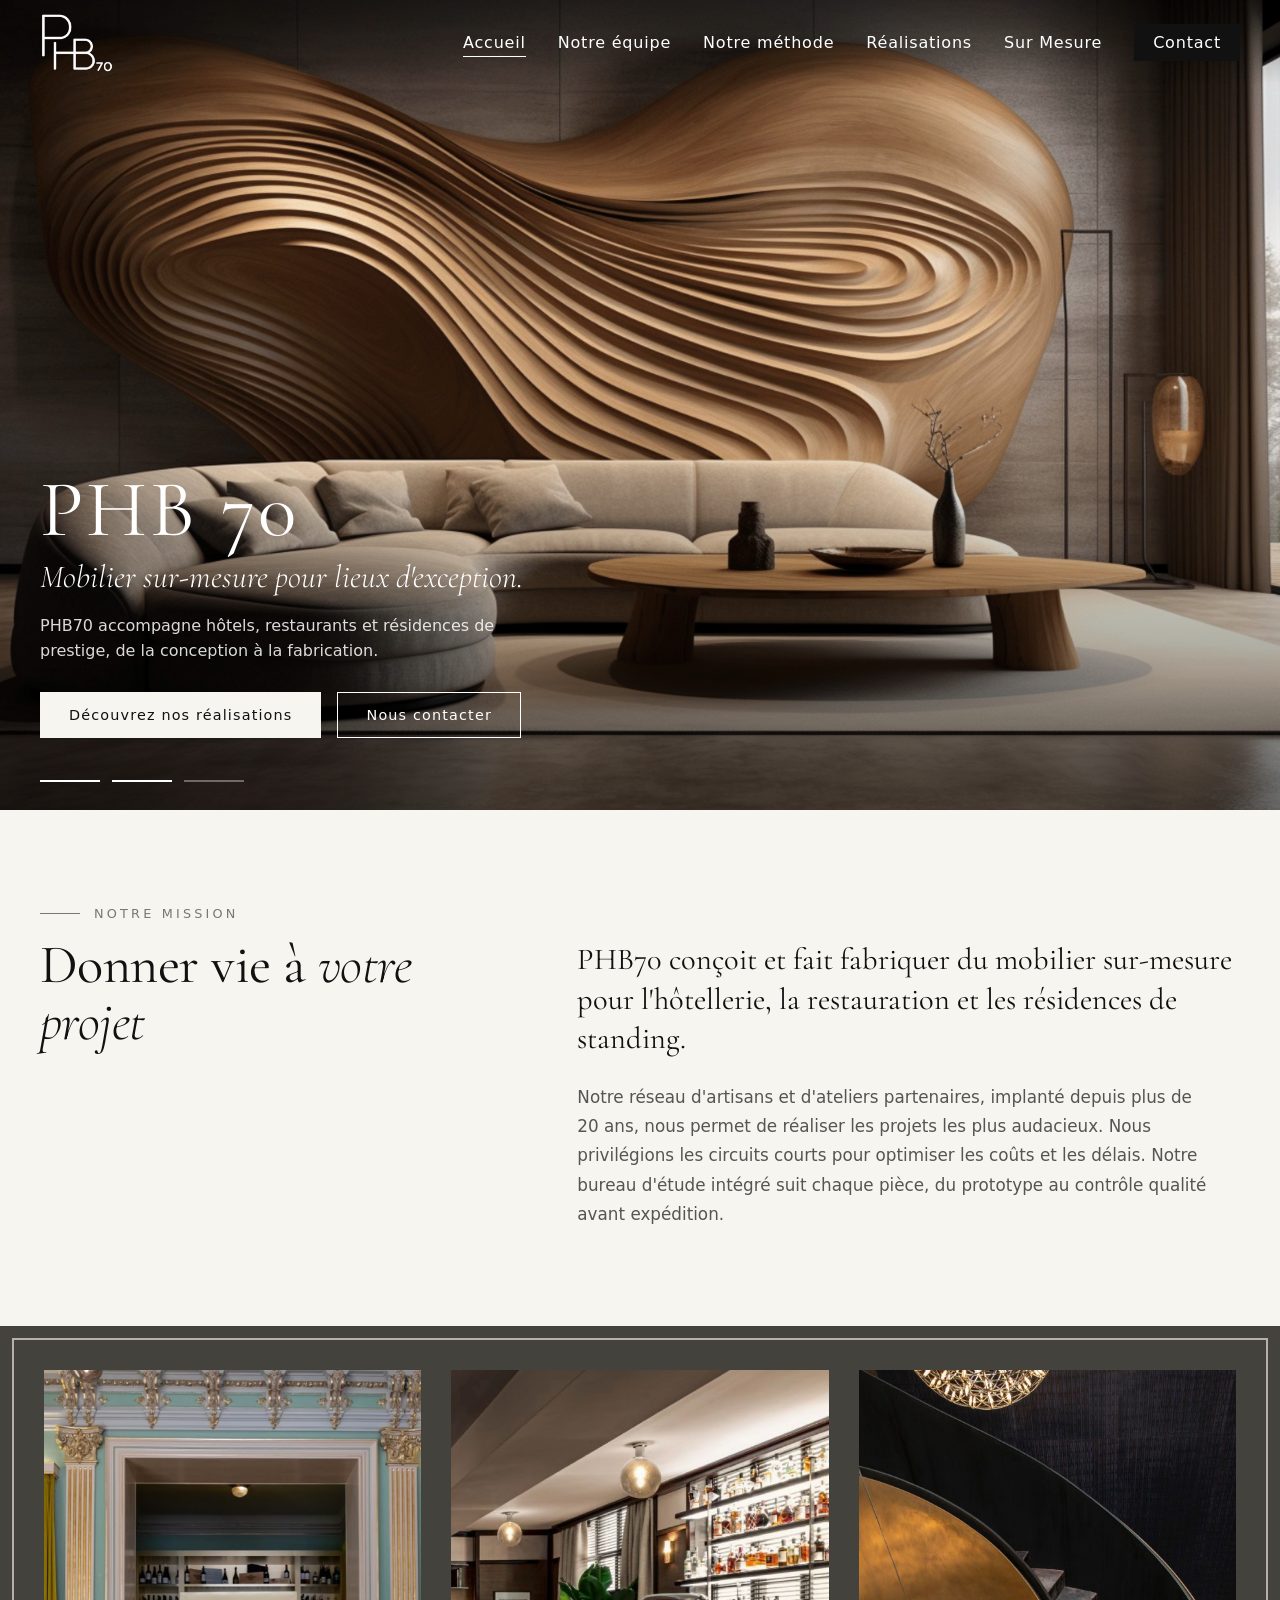
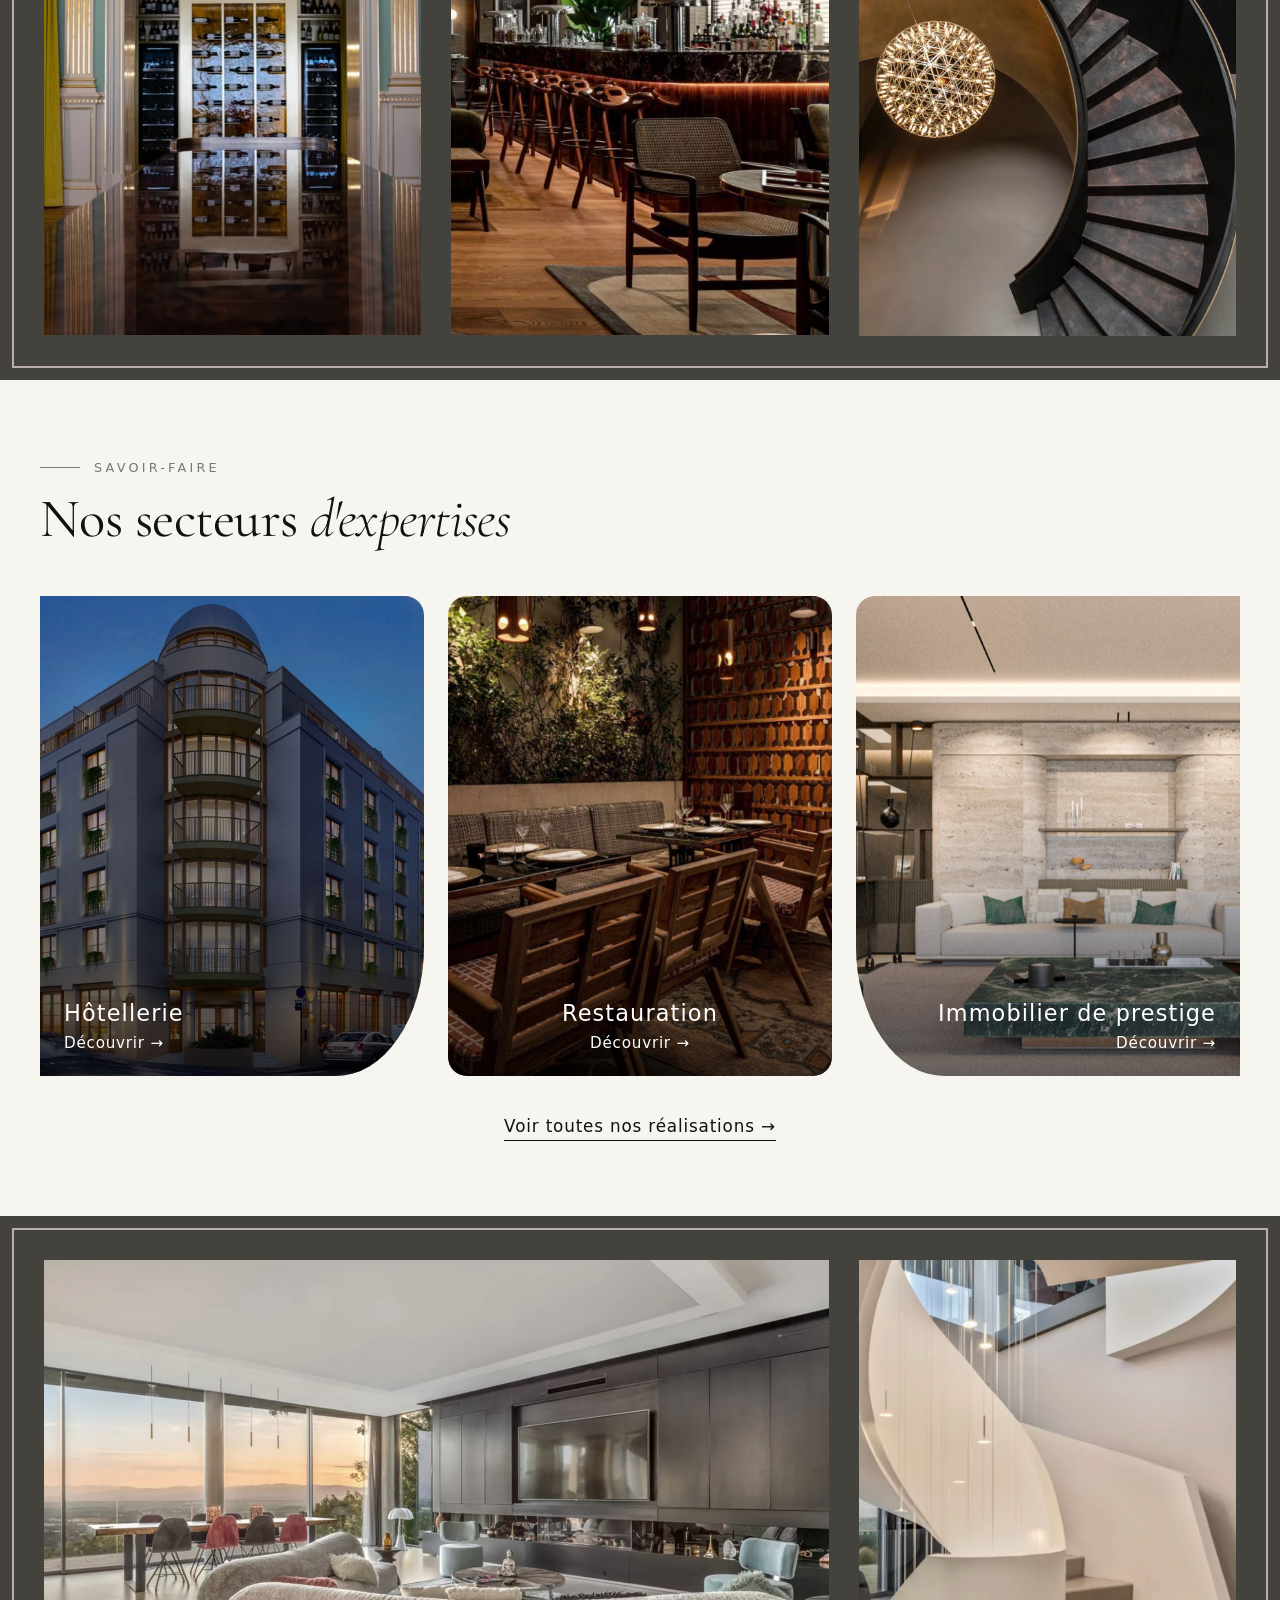
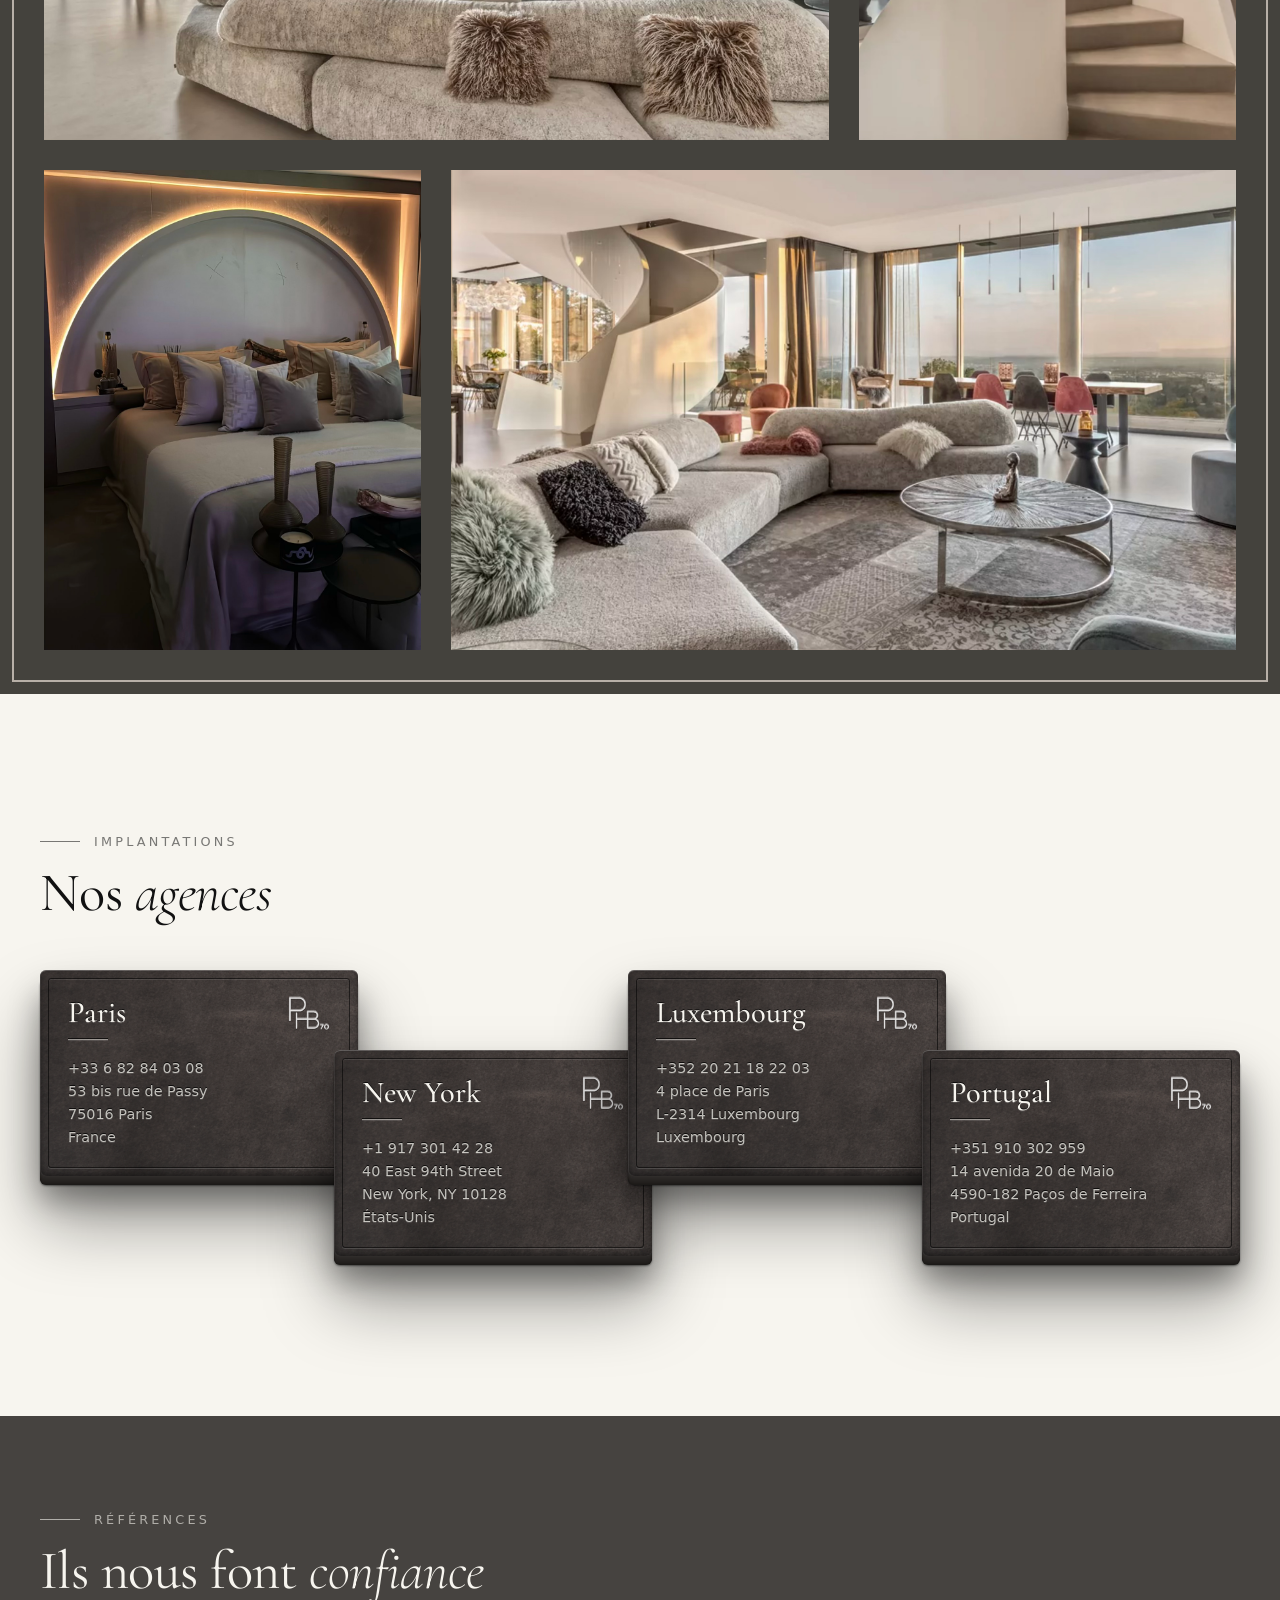
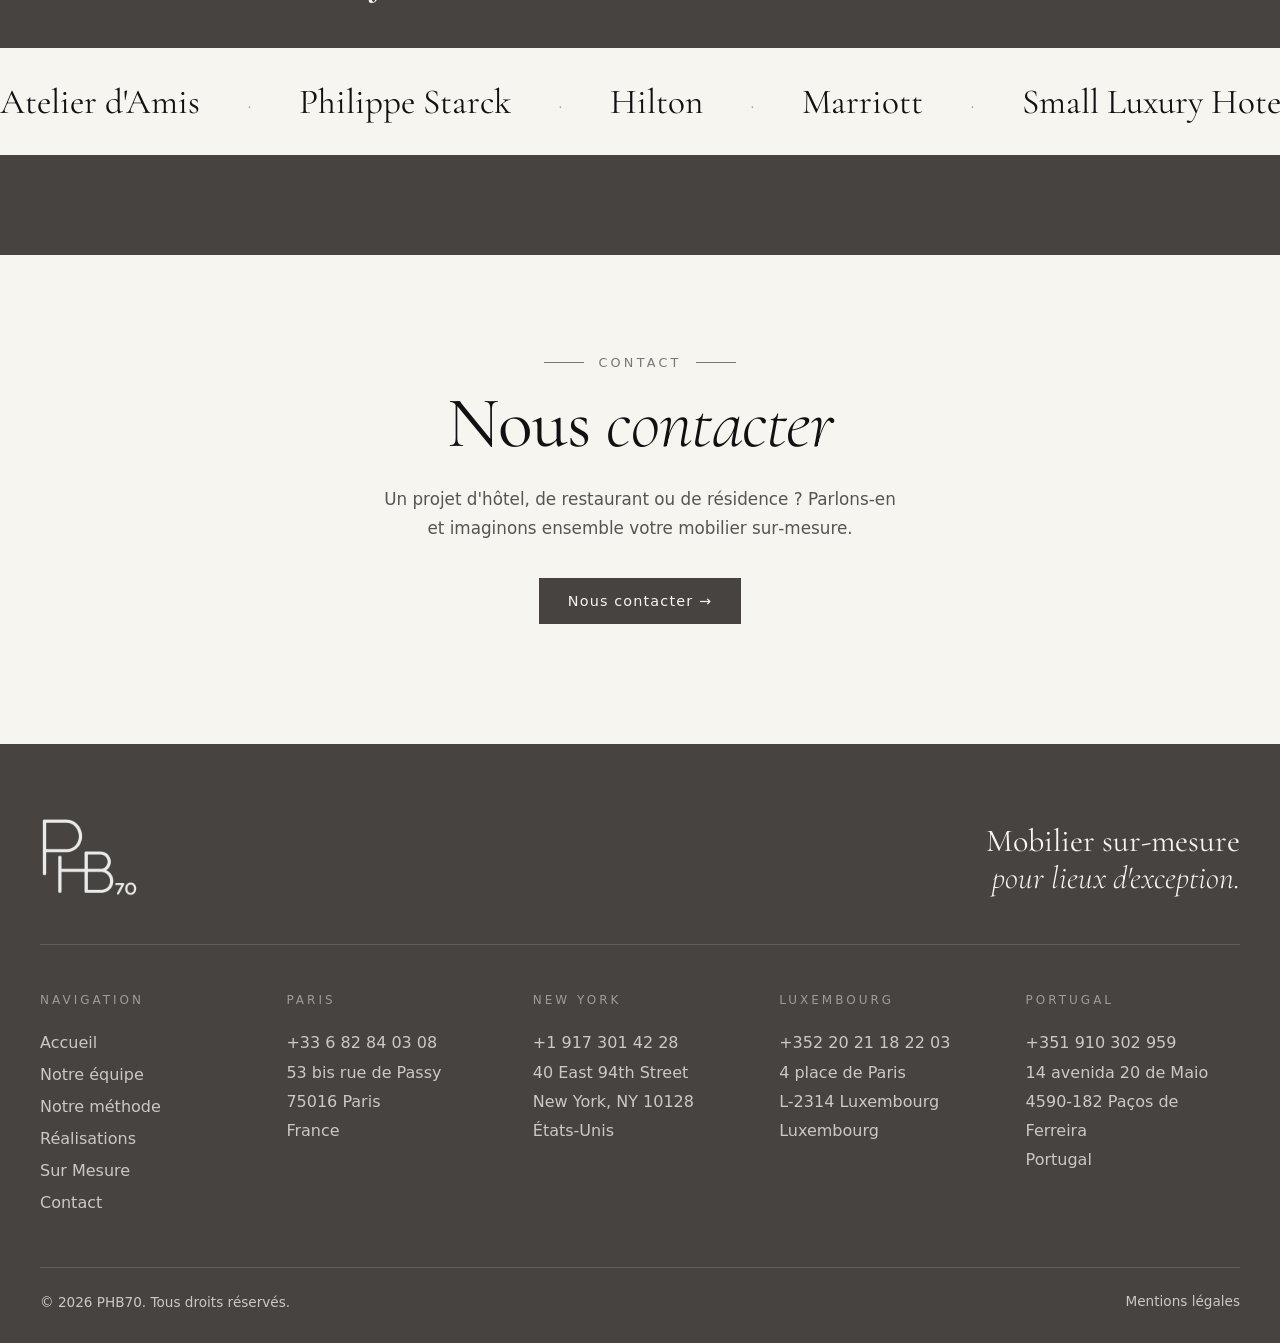
<file: index.html>
<!DOCTYPE html>
<html lang="fr">
<head>
  <meta charset="UTF-8">
  <meta name="viewport" content="width=device-width, initial-scale=1.0">
  <title>PHB70 — Meubles sur mesure</title>
  <link rel="icon" type="image/png" sizes="32x32" href="assets/favicon-32.png">
  <link rel="apple-touch-icon" href="assets/favicon-180.png">
  <link rel="preconnect" href="https://fonts.googleapis.com">
  <link rel="preconnect" href="https://fonts.gstatic.com" crossorigin>
  <link rel="stylesheet" href="https://fonts.googleapis.com/css2?family=Cormorant+Garamond:ital,wght@0,300;0,400;0,500;0,600;0,700;1,300;1,400&display=swap">
  <link rel="stylesheet" href="style.css">
</head>
<body>
  <header class="header header--transparent">
    <a href="index.html" class="header__logo" aria-label="PHB70 — Accueil">
      <img src="assets/logo.png" alt="Logo PHB70">
    </a>
    <nav class="header__nav">
      <ul>
        <li><a href="index.html" class="active">Accueil</a></li>
        <li><a href="equipe.html">Notre équipe</a></li>
        <li><a href="methode.html">Notre méthode</a></li>
        <li><a href="realisations.html">Réalisations</a></li>
        <li><a href="sur-mesure.html">Sur Mesure</a></li>
        <li><a href="contact.html" class="header__cta">Contact</a></li>
      </ul>
    </nav>
  </header>

  <main>
    <section class="carousel" aria-roledescription="carrousel" aria-label="Nos réalisations">
      <div class="carousel__track">
        <img class="carousel__slide is-active" src="assets/carrousel/slide-1.png" alt="Chambre avec tête de lit en bois, mur en pierre éclairé et chevet en marbre">
        <img class="carousel__slide" src="assets/carrousel/slide-2.png" alt="Salon avec sculpture murale en bois, canapé arrondi et table basse en bois massif">
        <img class="carousel__slide" src="assets/carrousel/slide-3.png" alt="Salon circulaire avec caves à vin vitrées, lustre en cristal et canapé en arc de cercle">
      </div>

      <div class="carousel__text">
        <h1 class="carousel__title">PHB 70</h1>
        <p class="carousel__tagline">Mobilier sur&#8209;mesure pour lieux d'exception.</p>
        <p class="carousel__intro">PHB70 accompagne hôtels, restaurants et résidences de prestige, de la conception à la fabrication.</p>
        <div class="carousel__actions">
          <a class="btn btn--light" href="realisations.html">Découvrez nos réalisations</a>
          <a class="btn btn--outline" href="contact.html">Nous contacter</a>
        </div>
      </div>

      <div class="carousel__dots"></div>
    </section>

    <section class="apropos">
      <div class="apropos__inner">
        <header class="section-head">
          <p class="section-eyebrow">Notre mission</p>
          <h2 class="section-title">Donner vie à <em>votre projet</em></h2>
        </header>
        <div class="apropos__body">
          <p class="apropos__lead">PHB70 conçoit et fait fabriquer du mobilier sur&#8209;mesure pour l'hôtellerie, la restauration et les résidences de standing.</p>
          <p class="apropos__text">Notre réseau d'artisans et d'ateliers partenaires, implanté depuis plus de 20&nbsp;ans, nous permet de réaliser les projets les plus audacieux. Nous privilégions les circuits courts pour optimiser les coûts et les délais. Notre bureau d'étude intégré suit chaque pièce, du prototype au contrôle qualité avant expédition.</p>
        </div>
      </div>
    </section>

    <section class="galerie galerie--trio" aria-label="Aperçu de réalisations">
      <img class="galerie__img" src="assets/galerie-trio/photo-1.png" alt="Cave à vin vitrée encadrée de boiseries et colonnes dorées, reflétée dans une table laquée">
      <img class="galerie__img" src="assets/galerie-trio/photo-2.png" alt="Bar avec comptoir en marbre, tabourets en bois et fauteuils cannés">
      <img class="galerie__img" src="assets/galerie-trio/photo-3.png" alt="Escalier hélicoïdal sombre à paroi dorée, éclairé par des suspensions sphériques">
    </section>

    <section class="expertises">
      <header class="section-head">
        <p class="section-eyebrow">Savoir-faire</p>
        <h2 class="section-title">Nos secteurs <em>d'expertises</em></h2>
      </header>

      <div class="expertises__grid">
        <a class="card card--arrondi" href="realisations.html?secteur=hotellerie">
          <img src="assets/expertises/hotellerie.png" alt="Façade d'un hôtel parisien éclairée à la tombée de la nuit">
          <div class="card__content">
            <h3 class="card__title">Hôtellerie</h3>
            <span class="card__more">Découvrir &rarr;</span>
          </div>
        </a>
        <a class="card card--centre" href="realisations.html?secteur=restauration">
          <img src="assets/expertises/restauration.png" alt="Salle de restaurant avec chaises en bois et banquettes">
          <div class="card__content">
            <h3 class="card__title">Restauration</h3>
            <span class="card__more">Découvrir &rarr;</span>
          </div>
        </a>
        <a class="card card--arrondi-inverse" href="realisations.html?secteur=immobilier">
          <img src="assets/expertises/immobilier-prestige.png" alt="Salon haut de gamme avec table basse en marbre vert et cheminée">
          <div class="card__content">
            <h3 class="card__title">Immobilier de prestige</h3>
            <span class="card__more">Découvrir &rarr;</span>
          </div>
        </a>
      </div>

      <div class="expertises__link">
        <a href="realisations.html">Voir toutes nos réalisations &rarr;</a>
      </div>
    </section>

    <section class="galerie" aria-label="Galerie de réalisations">
      <img class="galerie__img galerie__img--1" src="assets/galerie/photo-1.png" alt="Grand salon avec canapé arrondi, mur de rangements sombres et baies vitrées sur le coucher de soleil">
      <img class="galerie__img galerie__img--2" src="assets/galerie/photo-2.png" alt="Escalier hélicoïdal blanc avec suspensions lumineuses">
      <img class="galerie__img galerie__img--3" src="assets/galerie/photo-3.png" alt="Chambre avec tête de lit en arche rétroéclairée">
      <img class="galerie__img galerie__img--4" src="assets/galerie/photo-4.png" alt="Séjour ouvert avec canapé modulable, escalier sculptural et vue panoramique">
    </section>

    <section class="agences">
      <header class="section-head">
        <p class="section-eyebrow">Implantations</p>
        <h2 class="section-title">Nos <em>agences</em></h2>
      </header>

      <div class="agences__list">
        <article class="agence">
          <div class="agence__body">
            <img class="agence__logo" src="assets/logo.png" alt="" aria-hidden="true">
            <h3 class="agence__city">Paris</h3>
            <span class="agence__line" aria-hidden="true"></span>
            <a class="agence__phone" href="tel:+33682840308">+33 6 82 84 03 08</a>
            <address class="agence__address">
              53 bis rue de Passy<br>
              75016 Paris<br>
              France
            </address>
          </div>
        </article>
        <article class="agence">
          <div class="agence__body">
            <img class="agence__logo" src="assets/logo.png" alt="" aria-hidden="true">
            <h3 class="agence__city">New York</h3>
            <span class="agence__line" aria-hidden="true"></span>
            <a class="agence__phone" href="tel:+19173014228">+1 917 301 42 28</a>
            <address class="agence__address">
              40 East 94th Street<br>
              New York, NY 10128<br>
              États-Unis
            </address>
          </div>
        </article>
        <article class="agence">
          <div class="agence__body">
            <img class="agence__logo" src="assets/logo.png" alt="" aria-hidden="true">
            <h3 class="agence__city">Luxembourg</h3>
            <span class="agence__line" aria-hidden="true"></span>
            <a class="agence__phone" href="tel:+3522021182203">+352 20 21 18 22 03</a>
            <address class="agence__address">
              4 place de Paris<br>
              L-2314 Luxembourg<br>
              Luxembourg
            </address>
          </div>
        </article>
        <article class="agence">
          <div class="agence__body">
            <img class="agence__logo" src="assets/logo.png" alt="" aria-hidden="true">
            <h3 class="agence__city">Portugal</h3>
            <span class="agence__line" aria-hidden="true"></span>
            <a class="agence__phone" href="tel:+351910302959">+351 910 302 959</a>
            <address class="agence__address">
              14 avenida 20 de Maio<br>
              4590-182 Paços de Ferreira<br>
              Portugal
            </address>
          </div>
        </article>
      </div>
    </section>

    <section class="confiance">
      <header class="section-head">
        <p class="section-eyebrow">Références</p>
        <h2 class="section-title">Ils nous font <em>confiance</em></h2>
      </header>

      <!-- Bandeau défilant : la liste est dupliquée pour une boucle continue -->
      <div class="marquee">
        <div class="marquee__track">
          <ul class="marquee__list">
            <li>Atelier d'Amis</li>
            <li>Philippe Starck</li>
            <li>Hilton</li>
            <li>Marriott</li>
            <li>Small Luxury Hotels</li>
            <li>Luteca</li>
            <li>V&amp;F Architecture</li>
            <li>Empreinte Design</li>
            <li>Hôtel Norman</li>
          </ul>
          <ul class="marquee__list" aria-hidden="true">
            <li>Atelier d'Amis</li>
            <li>Philippe Starck</li>
            <li>Hilton</li>
            <li>Marriott</li>
            <li>Small Luxury Hotels</li>
            <li>Luteca</li>
            <li>V&amp;F Architecture</li>
            <li>Empreinte Design</li>
            <li>Hôtel Norman</li>
          </ul>
        </div>
      </div>
    </section>

    <section class="contact-cta">
      <div class="contact-cta__inner">
        <header class="section-head">
          <p class="section-eyebrow">Contact</p>
          <h2 class="section-title">Nous <em>contacter</em></h2>
        </header>
        <div class="contact-cta__side">
          <p class="contact-cta__text">Un projet d'hôtel, de restaurant ou de résidence&nbsp;? Parlons-en et imaginons ensemble votre mobilier sur&#8209;mesure.</p>
          <a class="btn btn--dark" href="contact.html">Nous contacter &rarr;</a>
        </div>
      </div>
    </section>
  </main>

  <footer class="footer">
    <div class="footer__top">
      <a href="index.html" class="footer__logo" aria-label="PHB70 — Accueil">
        <img src="assets/logo.png" alt="Logo PHB70">
      </a>
      <p class="footer__tagline">Mobilier sur&#8209;mesure<br><em>pour lieux d'exception.</em></p>
    </div>

    <div class="footer__grid">
      <div class="footer__col">
        <h3 class="footer__heading">Navigation</h3>
        <ul class="footer__nav">
          <li><a class="footer__link" href="index.html">Accueil</a></li>
          <li><a class="footer__link" href="equipe.html">Notre équipe</a></li>
          <li><a class="footer__link" href="methode.html">Notre méthode</a></li>
          <li><a class="footer__link" href="realisations.html">Réalisations</a></li>
          <li><a class="footer__link" href="sur-mesure.html">Sur Mesure</a></li>
          <li><a class="footer__link" href="contact.html">Contact</a></li>
        </ul>
      </div>
      <div class="footer__col">
        <h3 class="footer__heading">Paris</h3>
        <a class="footer__link" href="tel:+33682840308">+33 6 82 84 03 08</a>
        <address class="footer__address">53 bis rue de Passy<br>75016 Paris<br>France</address>
      </div>
      <div class="footer__col">
        <h3 class="footer__heading">New York</h3>
        <a class="footer__link" href="tel:+19173014228">+1 917 301 42 28</a>
        <address class="footer__address">40 East 94th Street<br>New York, NY 10128<br>États-Unis</address>
      </div>
      <div class="footer__col">
        <h3 class="footer__heading">Luxembourg</h3>
        <a class="footer__link" href="tel:+3522021182203">+352 20 21 18 22 03</a>
        <address class="footer__address">4 place de Paris<br>L-2314 Luxembourg<br>Luxembourg</address>
      </div>
      <div class="footer__col">
        <h3 class="footer__heading">Portugal</h3>
        <a class="footer__link" href="tel:+351910302959">+351 910 302 959</a>
        <address class="footer__address">14 avenida 20 de Maio<br>4590-182 Paços de Ferreira<br>Portugal</address>
      </div>
    </div>

    <div class="footer__bottom">
      <p>&copy; 2026 PHB70. Tous droits réservés.</p>
      <a class="footer__link" href="#">Mentions légales</a>
    </div>
  </footer>

  <script src="header.js"></script>
  <script src="carousel.js"></script>
  <script src="reveal.js"></script>
</body>
</html>
</file>
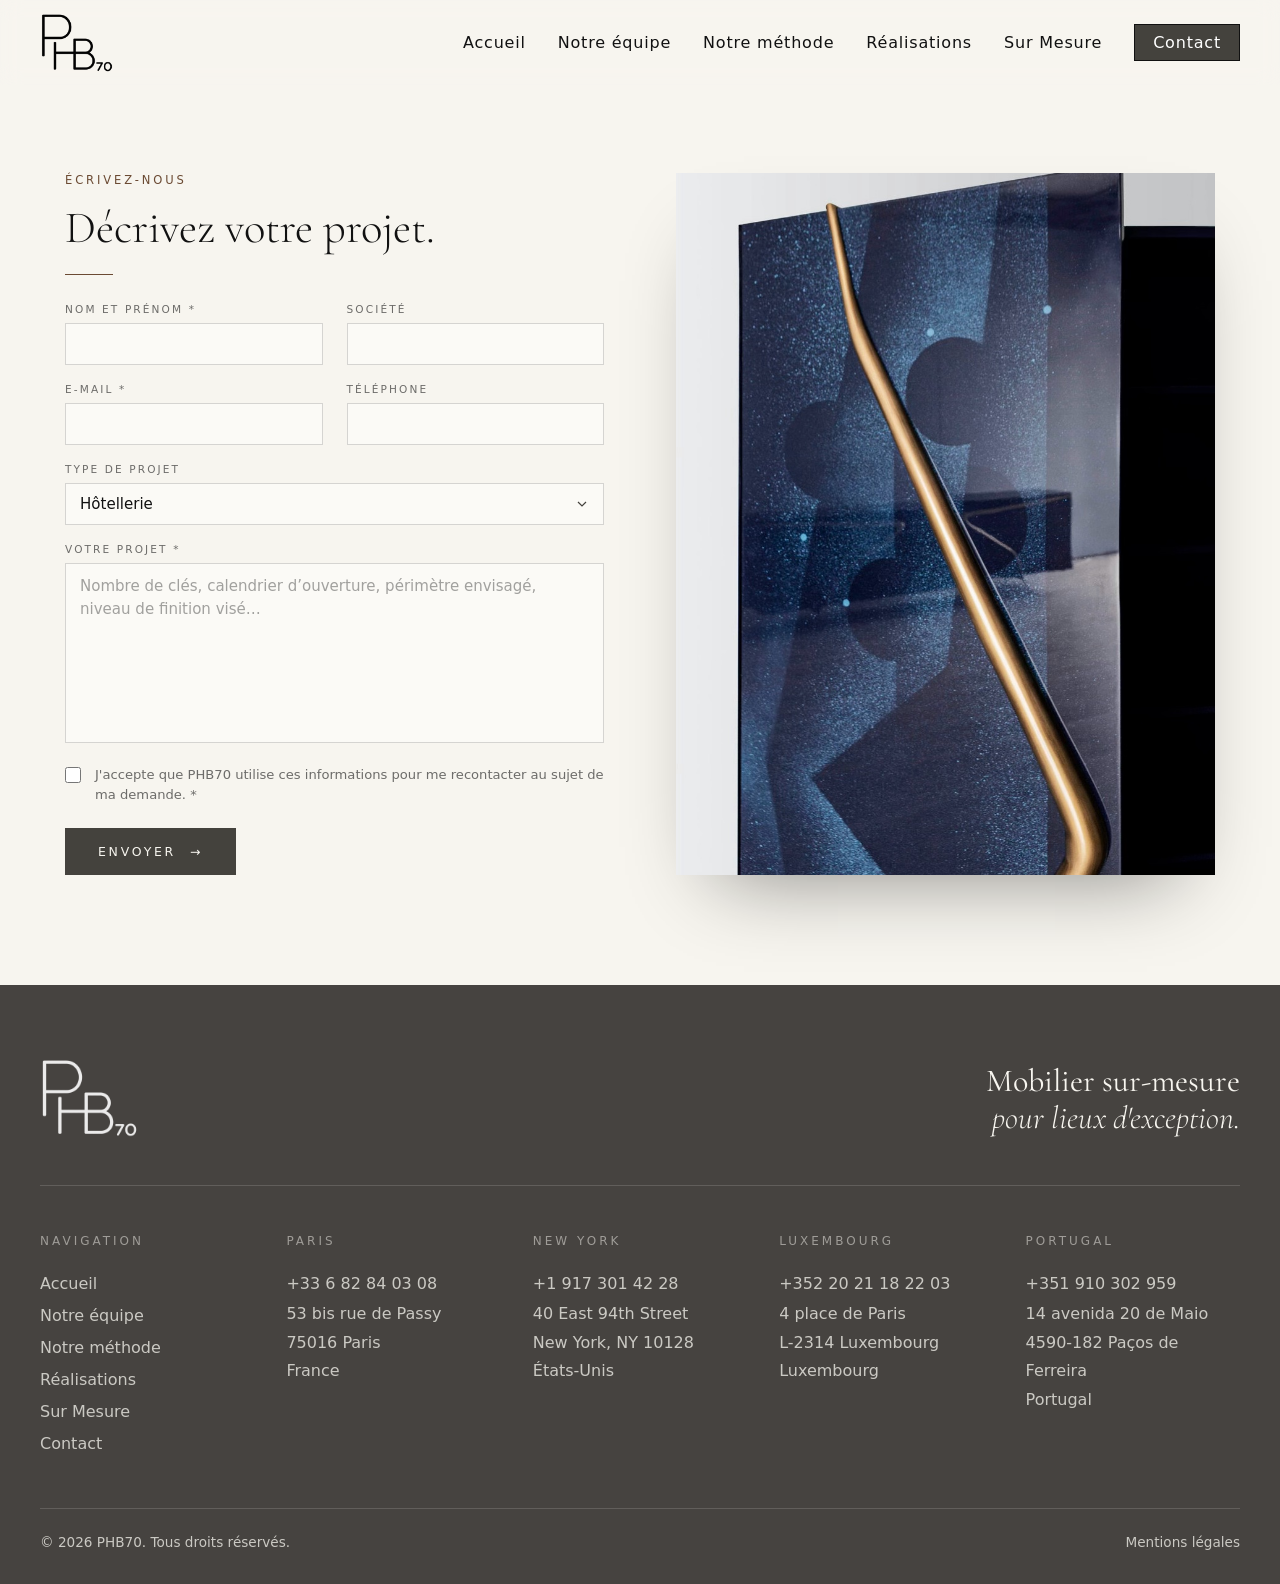
<file: contact.html>
<!DOCTYPE html>
<html lang="fr">
<head>
  <meta charset="UTF-8">
  <meta name="viewport" content="width=device-width, initial-scale=1.0">
  <title>Contact — PHB70</title>
  <link rel="icon" type="image/png" sizes="32x32" href="assets/favicon-32.png">
  <link rel="apple-touch-icon" href="assets/favicon-180.png">
  <link rel="preconnect" href="https://fonts.googleapis.com">
  <link rel="preconnect" href="https://fonts.gstatic.com" crossorigin>
  <link rel="stylesheet" href="https://fonts.googleapis.com/css2?family=Cormorant+Garamond:ital,wght@0,300;0,400;0,500;0,600;0,700;1,300;1,400&display=swap">
  <link rel="stylesheet" href="style.css">
</head>
<body>
  <header class="header header--transparent is-scrolled" data-solid>
    <a href="index.html" class="header__logo" aria-label="PHB70 — Accueil">
      <img src="assets/logo.png" alt="Logo PHB70">
    </a>
    <nav class="header__nav">
      <ul>
        <li><a href="index.html">Accueil</a></li>
        <li><a href="equipe.html">Notre équipe</a></li>
        <li><a href="methode.html">Notre méthode</a></li>
        <li><a href="realisations.html">Réalisations</a></li>
        <li><a href="sur-mesure.html">Sur Mesure</a></li>
        <li><a href="contact.html" class="header__cta active">Contact</a></li>
      </ul>
    </nav>
  </header>

  <main class="contact-page">
    <section class="contact">
      <div class="contact__form-col">
        <p class="contact__eyebrow">Écrivez-nous</p>
        <h1 class="contact__title">Décrivez votre projet.</h1>
        <span class="contact__rule" aria-hidden="true"></span>

        <!-- Formulaire : PAS ENCORE BRANCHÉ, voir contact.js -->
        <form class="contact-form" id="contact-form" novalidate>
          <div class="contact-form__row">
            <label class="field">
              <span class="field__label">Nom et prénom *</span>
              <input class="field__input" type="text" name="nom" autocomplete="name" required>
            </label>
            <label class="field">
              <span class="field__label">Société</span>
              <input class="field__input" type="text" name="societe" autocomplete="organization">
            </label>
          </div>
          <div class="contact-form__row">
            <label class="field">
              <span class="field__label">E-mail *</span>
              <input class="field__input" type="email" name="email" autocomplete="email" required>
            </label>
            <label class="field">
              <span class="field__label">Téléphone</span>
              <input class="field__input" type="tel" name="telephone" autocomplete="tel">
            </label>
          </div>
          <label class="field">
            <span class="field__label">Type de projet</span>
            <select class="field__input" name="type" id="contact-type">
              <option value="hotellerie">Hôtellerie</option>
              <option value="restauration">Restauration</option>
              <option value="immobilier">Immobilier de prestige</option>
              <option value="particulier">Particulier</option>
              <option value="autre">Autre</option>
            </select>
          </label>
          <label class="field">
            <span class="field__label">Votre projet *</span>
            <textarea class="field__input field__input--area" name="message" id="contact-message" rows="4" required></textarea>
          </label>

          <label class="consent">
            <input type="checkbox" name="consentement" required>
            <span>J'accepte que PHB70 utilise ces informations pour me recontacter au sujet de ma demande. *</span>
          </label>

          <button class="contact-form__submit" type="submit">Envoyer <span aria-hidden="true">&rarr;</span></button>
          <p class="contact-form__status" role="status" aria-live="polite"></p>
        </form>
      </div>

      <figure class="contact__photo">
        <img src="assets/contact/contact.jpg" alt="Porte en verre bleu et poignée en laiton, réalisation PHB70">
      </figure>
    </section>
  </main>

  <footer class="footer">
    <div class="footer__top">
      <a href="index.html" class="footer__logo" aria-label="PHB70 — Accueil">
        <img src="assets/logo.png" alt="Logo PHB70">
      </a>
      <p class="footer__tagline">Mobilier sur&#8209;mesure<br><em>pour lieux d'exception.</em></p>
    </div>

    <div class="footer__grid">
      <div class="footer__col">
        <h3 class="footer__heading">Navigation</h3>
        <ul class="footer__nav">
          <li><a class="footer__link" href="index.html">Accueil</a></li>
          <li><a class="footer__link" href="equipe.html">Notre équipe</a></li>
          <li><a class="footer__link" href="methode.html">Notre méthode</a></li>
          <li><a class="footer__link" href="realisations.html">Réalisations</a></li>
          <li><a class="footer__link" href="sur-mesure.html">Sur Mesure</a></li>
          <li><a class="footer__link" href="contact.html">Contact</a></li>
        </ul>
      </div>
      <div class="footer__col">
        <h3 class="footer__heading">Paris</h3>
        <a class="footer__link" href="tel:+33682840308">+33 6 82 84 03 08</a>
        <address class="footer__address">53 bis rue de Passy<br>75016 Paris<br>France</address>
      </div>
      <div class="footer__col">
        <h3 class="footer__heading">New York</h3>
        <a class="footer__link" href="tel:+19173014228">+1 917 301 42 28</a>
        <address class="footer__address">40 East 94th Street<br>New York, NY 10128<br>États-Unis</address>
      </div>
      <div class="footer__col">
        <h3 class="footer__heading">Luxembourg</h3>
        <a class="footer__link" href="tel:+3522021182203">+352 20 21 18 22 03</a>
        <address class="footer__address">4 place de Paris<br>L-2314 Luxembourg<br>Luxembourg</address>
      </div>
      <div class="footer__col">
        <h3 class="footer__heading">Portugal</h3>
        <a class="footer__link" href="tel:+351910302959">+351 910 302 959</a>
        <address class="footer__address">14 avenida 20 de Maio<br>4590-182 Paços de Ferreira<br>Portugal</address>
      </div>
    </div>

    <div class="footer__bottom">
      <p>&copy; 2026 PHB70. Tous droits réservés.</p>
      <a class="footer__link" href="#">Mentions légales</a>
    </div>
  </footer>
  <script src="header.js"></script>
  <script src="contact.js"></script>
</body>
</html>
</file>
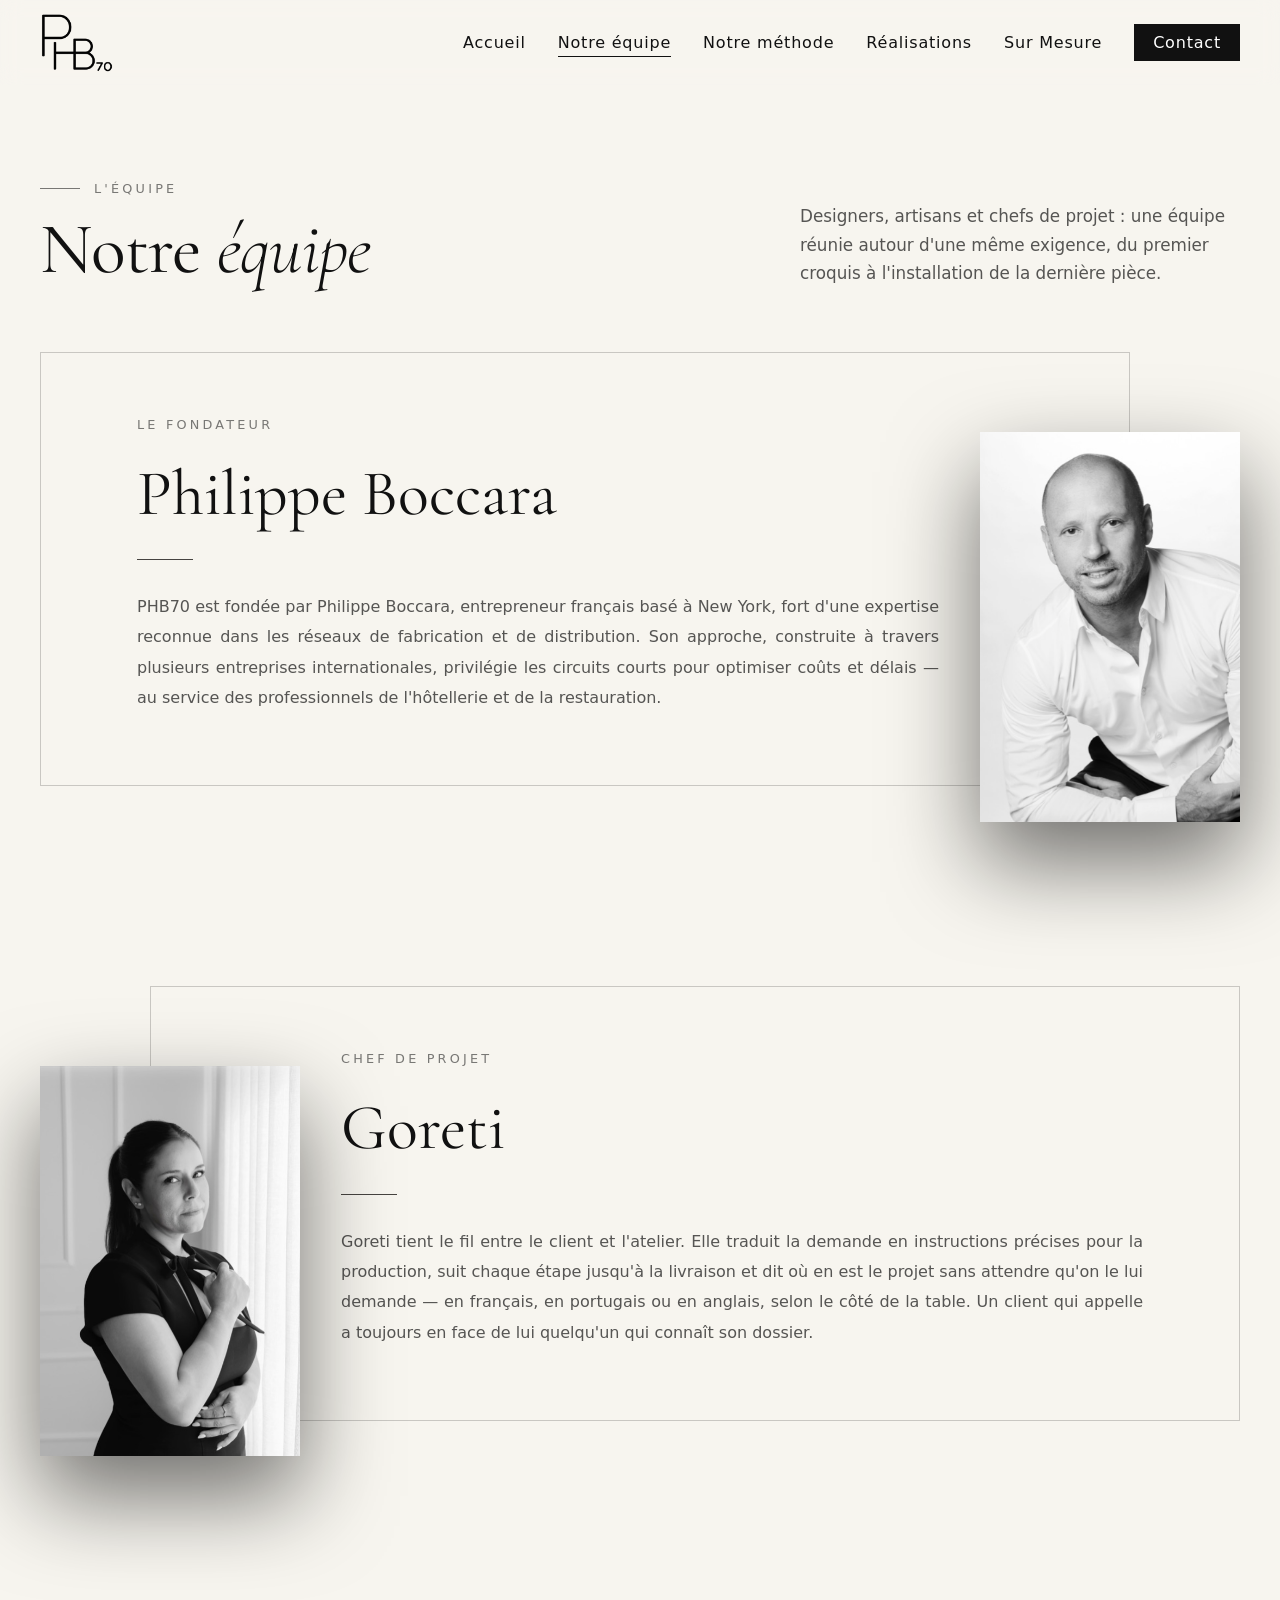
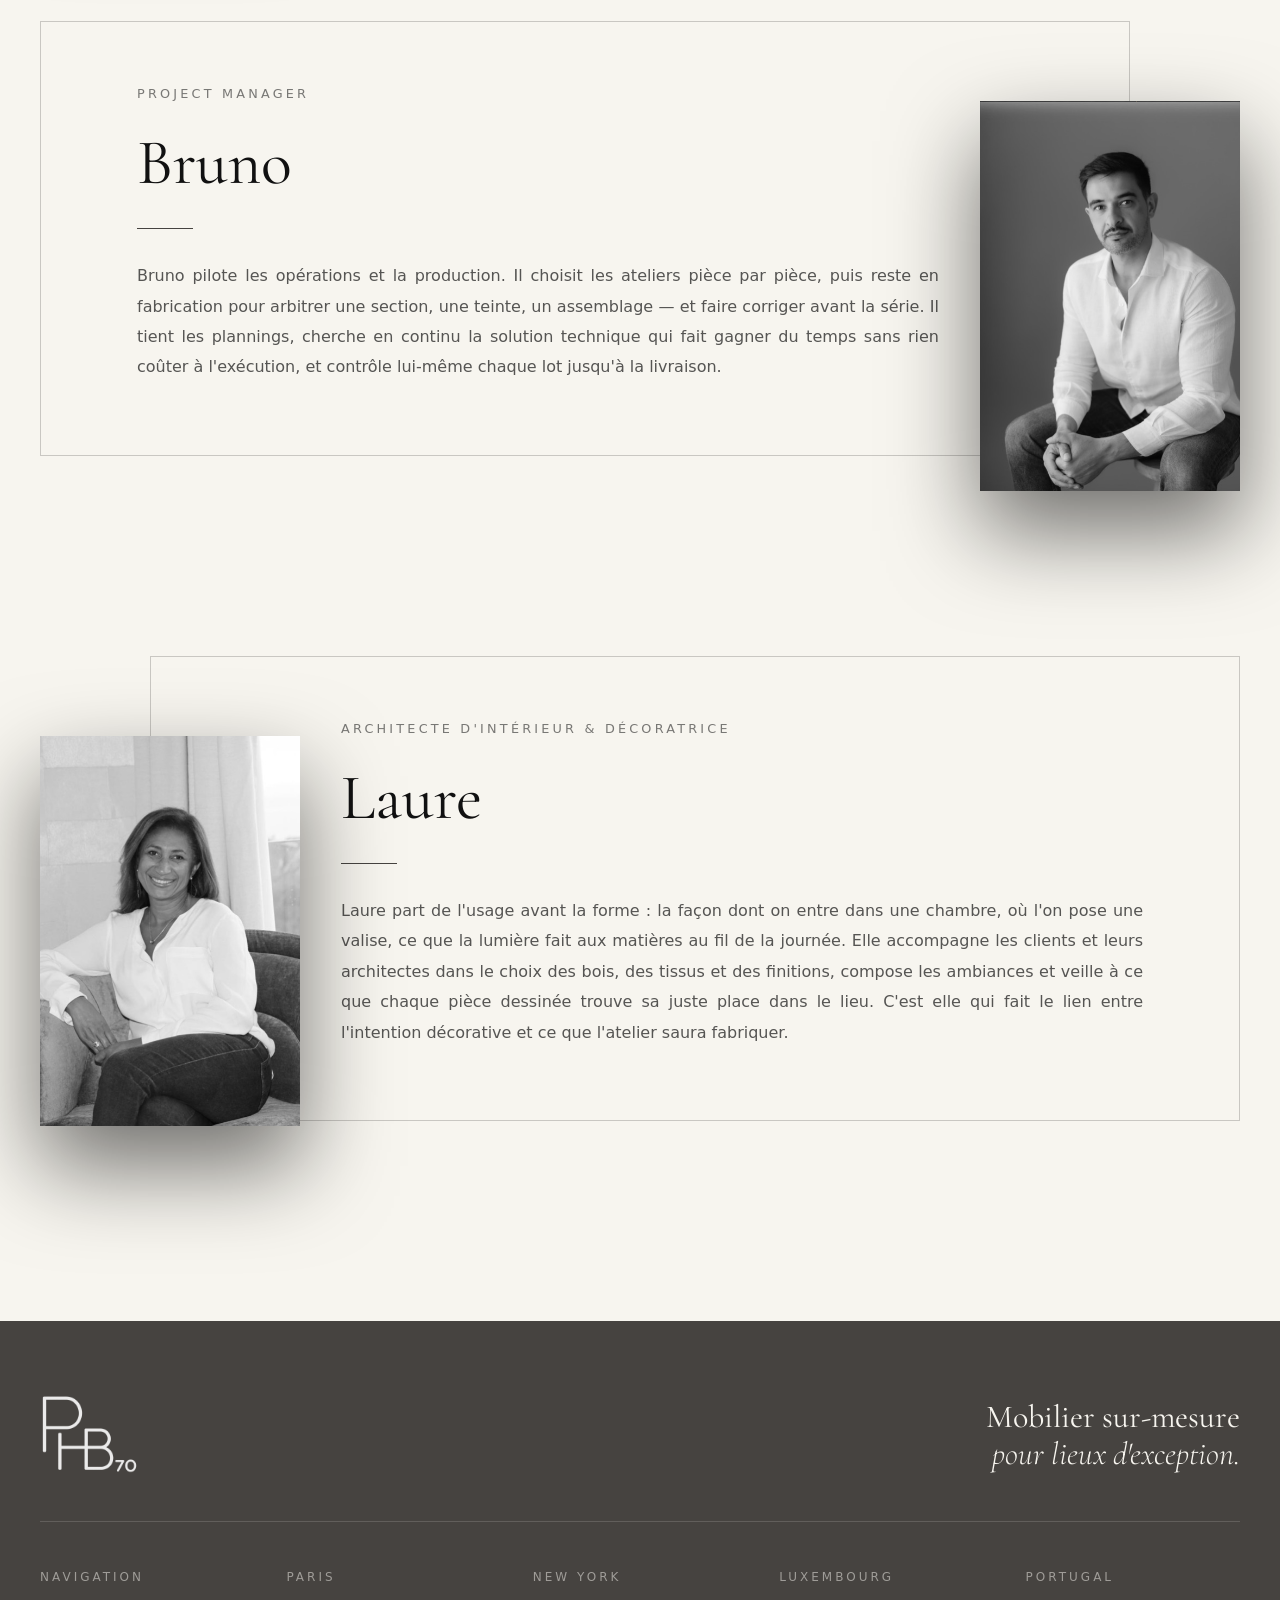
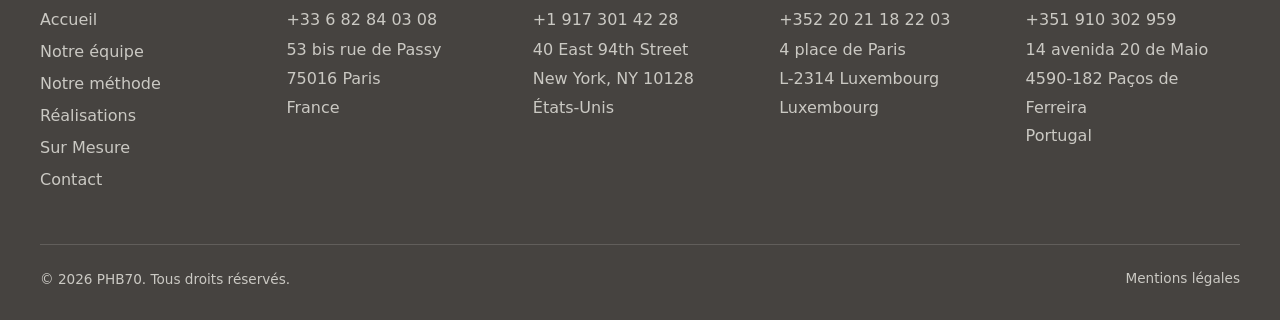
<file: equipe.html>
<!DOCTYPE html>
<html lang="fr">
<head>
  <meta charset="UTF-8">
  <meta name="viewport" content="width=device-width, initial-scale=1.0">
  <title>Notre équipe — PHB70</title>
  <link rel="icon" type="image/png" sizes="32x32" href="assets/favicon-32.png">
  <link rel="apple-touch-icon" href="assets/favicon-180.png">
  <link rel="preconnect" href="https://fonts.googleapis.com">
  <link rel="preconnect" href="https://fonts.gstatic.com" crossorigin>
  <link rel="stylesheet" href="https://fonts.googleapis.com/css2?family=Cormorant+Garamond:ital,wght@0,300;0,400;0,500;0,600;0,700;1,300;1,400&display=swap">
  <link rel="stylesheet" href="style.css">
</head>
<body>
  <header class="header header--transparent is-scrolled" data-solid>
    <a href="index.html" class="header__logo" aria-label="PHB70 — Accueil">
      <img src="assets/logo.png" alt="Logo PHB70">
    </a>
    <nav class="header__nav">
      <ul>
        <li><a href="index.html">Accueil</a></li>
        <li><a href="equipe.html" class="active">Notre équipe</a></li>
        <li><a href="methode.html">Notre méthode</a></li>
        <li><a href="realisations.html">Réalisations</a></li>
        <li><a href="sur-mesure.html">Sur Mesure</a></li>
        <li><a href="contact.html" class="header__cta">Contact</a></li>
      </ul>
    </nav>
  </header>

  <main>
    <section class="team-intro">
      <header class="section-head">
        <p class="section-eyebrow">L'équipe</p>
        <h1 class="section-title">Notre <em>équipe</em></h1>
      </header>
      <p class="team-intro__text">Designers, artisans et chefs de projet&nbsp;: une équipe réunie autour d'une même exigence, du premier croquis à l'installation de la dernière pièce.</p>
    </section>

    <section class="team">
      <article class="member member--right">
        <div class="member__frame">
          <p class="member__role">Le fondateur</p>
          <h2 class="member__name">Philippe <em>Boccara</em></h2>
          <span class="member__line" aria-hidden="true"></span>
          <p class="member__text">PHB70 est fondée par Philippe Boccara, entrepreneur français basé à New York, fort d'une expertise reconnue dans les réseaux de fabrication et de distribution. Son approche, construite à travers plusieurs entreprises internationales, privilégie les circuits courts pour optimiser coûts et délais — au service des professionnels de l'hôtellerie et de la restauration.</p>
        </div>
        <div class="member__photo">
          <img src="assets/equipe/philippe-boccara.png" alt="Portrait de Philippe Boccara">
        </div>
      </article>

      <article class="member member--left">
        <div class="member__frame">
          <p class="member__role">Chef de projet</p>
          <h2 class="member__name">Goreti</h2>
          <span class="member__line" aria-hidden="true"></span>
          <p class="member__text">Goreti tient le fil entre le client et l'atelier. Elle traduit la demande en instructions précises pour la production, suit chaque étape jusqu'à la livraison et dit où en est le projet sans attendre qu'on le lui demande — en français, en portugais ou en anglais, selon le côté de la table. Un client qui appelle a toujours en face de lui quelqu'un qui connaît son dossier.</p>
        </div>
        <div class="member__photo">
          <img src="assets/equipe/goreti.png" alt="Portrait de Goreti">
        </div>
      </article>

      <article class="member member--right">
        <div class="member__frame">
          <p class="member__role">Project manager</p>
          <h2 class="member__name">Bruno</h2>
          <span class="member__line" aria-hidden="true"></span>
          <p class="member__text">Bruno pilote les opérations et la production. Il choisit les ateliers pièce par pièce, puis reste en fabrication pour arbitrer une section, une teinte, un assemblage — et faire corriger avant la série. Il tient les plannings, cherche en continu la solution technique qui fait gagner du temps sans rien coûter à l'exécution, et contrôle lui-même chaque lot jusqu'à la livraison.</p>
        </div>
        <div class="member__photo">
          <img src="assets/equipe/bruno.png" alt="Portrait de Bruno">
        </div>
      </article>

      <article class="member member--left">
        <div class="member__frame">
          <p class="member__role">Architecte d'intérieur &amp; décoratrice</p>
          <h2 class="member__name">Laure</h2>
          <span class="member__line" aria-hidden="true"></span>
          <p class="member__text">Laure part de l'usage avant la forme&nbsp;: la façon dont on entre dans une chambre, où l'on pose une valise, ce que la lumière fait aux matières au fil de la journée. Elle accompagne les clients et leurs architectes dans le choix des bois, des tissus et des finitions, compose les ambiances et veille à ce que chaque pièce dessinée trouve sa juste place dans le lieu. C'est elle qui fait le lien entre l'intention décorative et ce que l'atelier saura fabriquer.</p>
        </div>
        <div class="member__photo">
          <img src="assets/equipe/laure.png" alt="Portrait de Laure">
        </div>
      </article>
    </section>
  </main>

  <footer class="footer">
    <div class="footer__top">
      <a href="index.html" class="footer__logo" aria-label="PHB70 — Accueil">
        <img src="assets/logo.png" alt="Logo PHB70">
      </a>
      <p class="footer__tagline">Mobilier sur&#8209;mesure<br><em>pour lieux d'exception.</em></p>
    </div>

    <div class="footer__grid">
      <div class="footer__col">
        <h3 class="footer__heading">Navigation</h3>
        <ul class="footer__nav">
          <li><a class="footer__link" href="index.html">Accueil</a></li>
          <li><a class="footer__link" href="equipe.html">Notre équipe</a></li>
          <li><a class="footer__link" href="methode.html">Notre méthode</a></li>
          <li><a class="footer__link" href="realisations.html">Réalisations</a></li>
          <li><a class="footer__link" href="sur-mesure.html">Sur Mesure</a></li>
          <li><a class="footer__link" href="contact.html">Contact</a></li>
        </ul>
      </div>
      <div class="footer__col">
        <h3 class="footer__heading">Paris</h3>
        <a class="footer__link" href="tel:+33682840308">+33 6 82 84 03 08</a>
        <address class="footer__address">53 bis rue de Passy<br>75016 Paris<br>France</address>
      </div>
      <div class="footer__col">
        <h3 class="footer__heading">New York</h3>
        <a class="footer__link" href="tel:+19173014228">+1 917 301 42 28</a>
        <address class="footer__address">40 East 94th Street<br>New York, NY 10128<br>États-Unis</address>
      </div>
      <div class="footer__col">
        <h3 class="footer__heading">Luxembourg</h3>
        <a class="footer__link" href="tel:+3522021182203">+352 20 21 18 22 03</a>
        <address class="footer__address">4 place de Paris<br>L-2314 Luxembourg<br>Luxembourg</address>
      </div>
      <div class="footer__col">
        <h3 class="footer__heading">Portugal</h3>
        <a class="footer__link" href="tel:+351910302959">+351 910 302 959</a>
        <address class="footer__address">14 avenida 20 de Maio<br>4590-182 Paços de Ferreira<br>Portugal</address>
      </div>
    </div>

    <div class="footer__bottom">
      <p>&copy; 2026 PHB70. Tous droits réservés.</p>
      <a class="footer__link" href="#">Mentions légales</a>
    </div>
  </footer>
  <script src="header.js"></script>
</body>
</html>
</file>
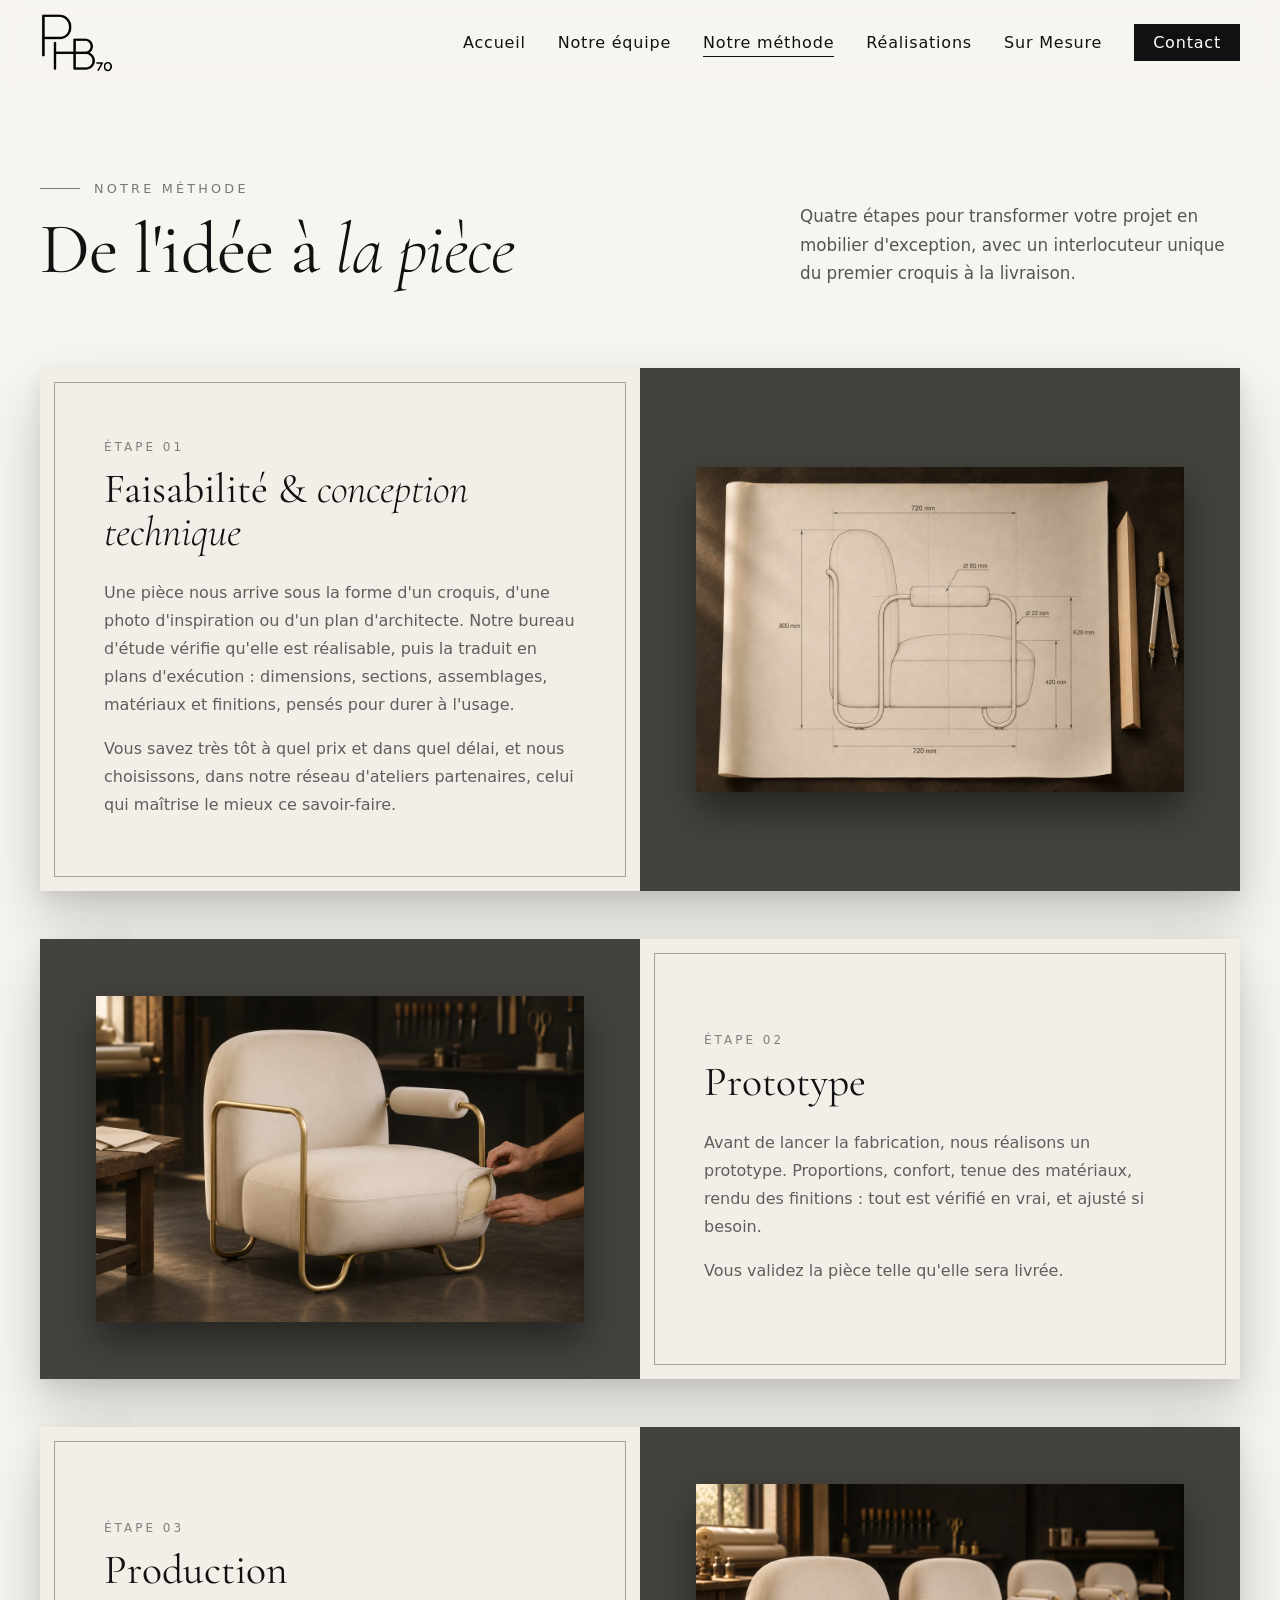
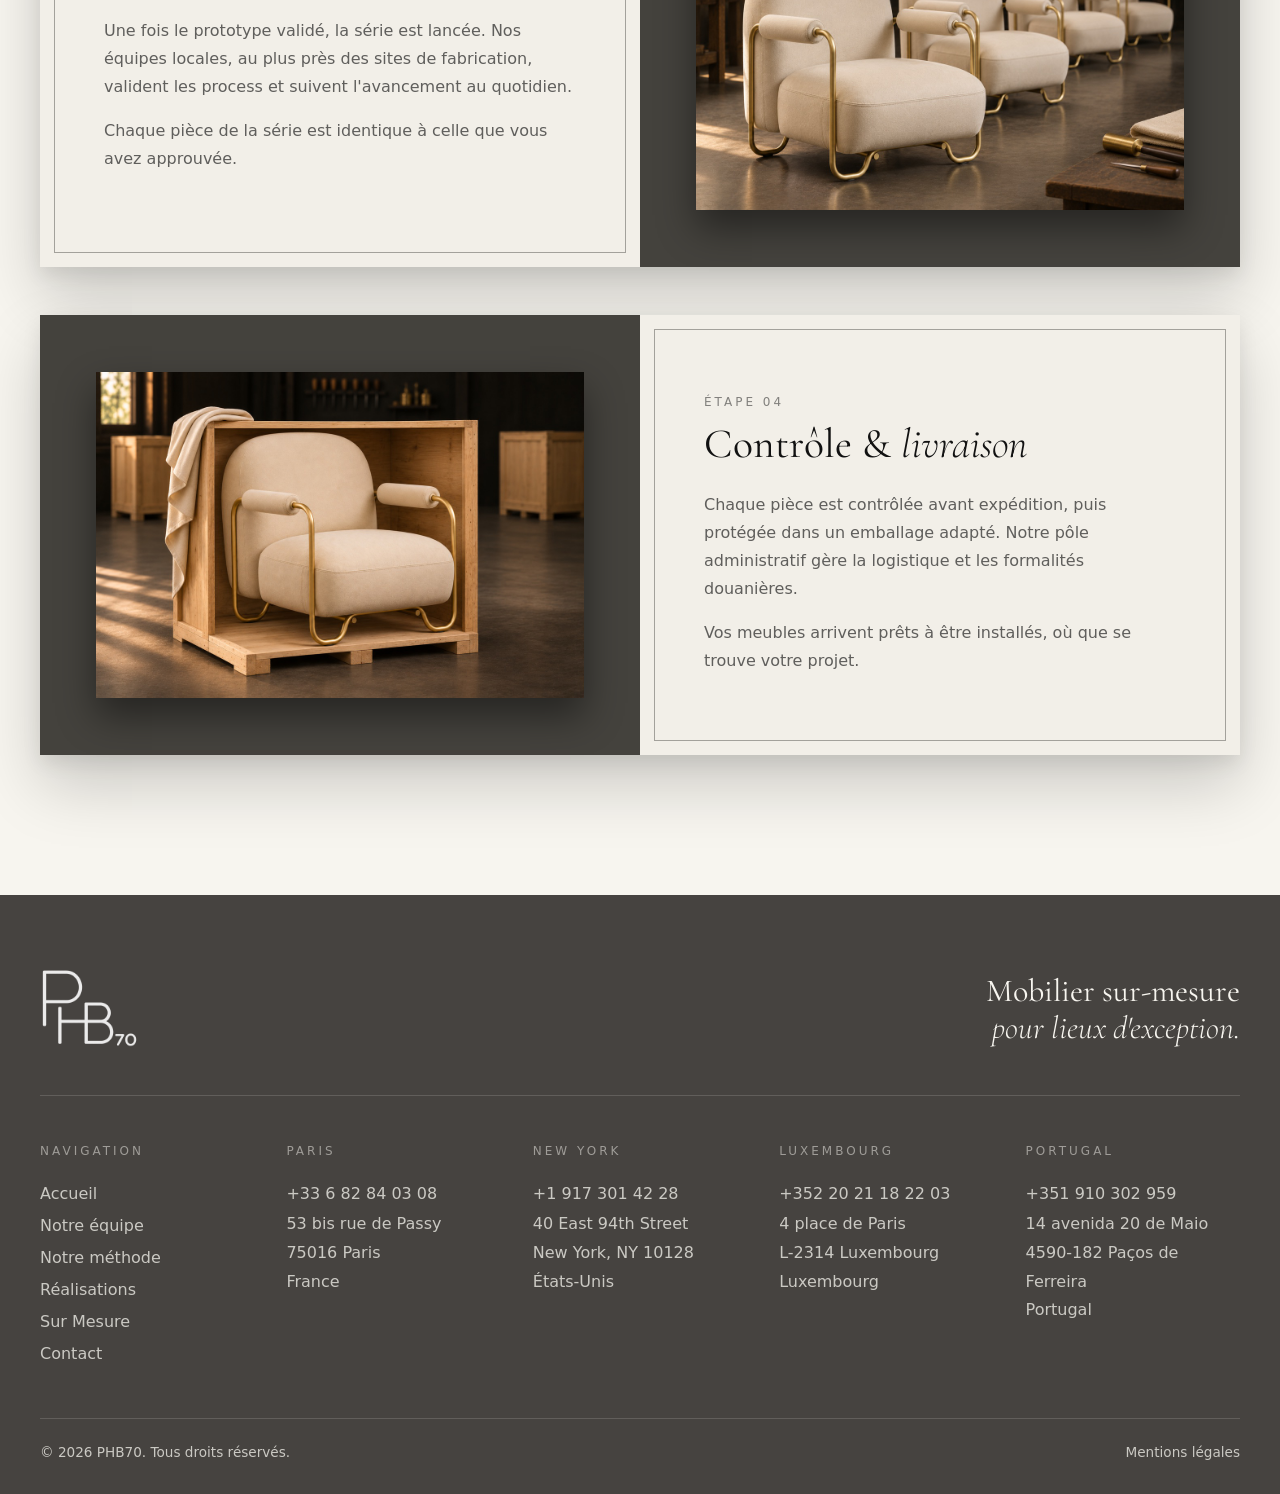
<file: methode.html>
<!DOCTYPE html>
<html lang="fr">
<head>
  <meta charset="UTF-8">
  <meta name="viewport" content="width=device-width, initial-scale=1.0">
  <title>Notre méthode — PHB70</title>
  <link rel="icon" type="image/png" sizes="32x32" href="assets/favicon-32.png">
  <link rel="apple-touch-icon" href="assets/favicon-180.png">
  <link rel="preconnect" href="https://fonts.googleapis.com">
  <link rel="preconnect" href="https://fonts.gstatic.com" crossorigin>
  <link rel="stylesheet" href="https://fonts.googleapis.com/css2?family=Cormorant+Garamond:ital,wght@0,300;0,400;0,500;0,600;0,700;1,300;1,400&display=swap">
  <link rel="stylesheet" href="style.css">
</head>
<body>
  <header class="header header--transparent is-scrolled" data-solid>
    <a href="index.html" class="header__logo" aria-label="PHB70 — Accueil">
      <img src="assets/logo.png" alt="Logo PHB70">
    </a>
    <nav class="header__nav">
      <ul>
        <li><a href="index.html">Accueil</a></li>
        <li><a href="equipe.html">Notre équipe</a></li>
        <li><a href="methode.html" class="active">Notre méthode</a></li>
        <li><a href="realisations.html">Réalisations</a></li>
        <li><a href="sur-mesure.html">Sur Mesure</a></li>
        <li><a href="contact.html" class="header__cta">Contact</a></li>
      </ul>
    </nav>
  </header>

    <main>
    <section class="method-intro">
      <header class="section-head">
        <p class="section-eyebrow">Notre méthode</p>
        <h1 class="section-title">De l'idée à <em>la pièce</em></h1>
      </header>
      <p class="method-intro__text">Quatre étapes pour transformer votre projet en mobilier d'exception, avec un interlocuteur unique du premier croquis à la livraison.</p>
    </section>

    <section class="spreads" aria-label="Les 4 étapes de notre méthode">
      <article class="spread">
        <div class="spread__text">
          <p class="spread__eyebrow">Étape 01</p>
          <h2 class="spread__title">Faisabilité &amp; <em>conception technique</em></h2>
          <p class="spread__body">Une pièce nous arrive sous la forme d'un croquis, d'une photo d'inspiration ou d'un plan d'architecte. Notre bureau d'étude vérifie qu'elle est réalisable, puis la traduit en plans d'exécution&nbsp;: dimensions, sections, assemblages, matériaux et finitions, pensés pour durer à l'usage.</p>
          <p class="spread__body">Vous savez très tôt à quel prix et dans quel délai, et nous choisissons, dans notre réseau d'ateliers partenaires, celui qui maîtrise le mieux ce savoir-faire.</p>
        </div>
        <div class="spread__media">
          <img src="assets/methode/methode-02-plan.jpg" alt="Plan technique coté du fauteuil, avec règle et compas">
        </div>
      </article>
      <article class="spread">
        <div class="spread__text">
          <p class="spread__eyebrow">Étape 02</p>
          <h2 class="spread__title">Prototype</h2>
          <p class="spread__body">Avant de lancer la fabrication, nous réalisons un prototype. Proportions, confort, tenue des matériaux, rendu des finitions&nbsp;: tout est vérifié en vrai, et ajusté si besoin.</p>
          <p class="spread__body">Vous validez la pièce telle qu'elle sera livrée.</p>
        </div>
        <div class="spread__media">
          <img src="assets/methode/methode-03-prototype.jpg" alt="Prototype du fauteuil en atelier, un artisan ajuste le tissu de l'assise">
        </div>
      </article>
      <article class="spread">
        <div class="spread__text">
          <p class="spread__eyebrow">Étape 03</p>
          <h2 class="spread__title">Production</h2>
          <p class="spread__body">Une fois le prototype validé, la série est lancée. Nos équipes locales, au plus près des sites de fabrication, valident les process et suivent l'avancement au quotidien.</p>
          <p class="spread__body">Chaque pièce de la série est identique à celle que vous avez approuvée.</p>
        </div>
        <div class="spread__media">
          <img src="assets/methode/methode-04-serie.jpg" alt="Série de fauteuils identiques alignés dans l'atelier">
        </div>
      </article>
      <article class="spread">
        <div class="spread__text">
          <p class="spread__eyebrow">Étape 04</p>
          <h2 class="spread__title">Contrôle &amp; <em>livraison</em></h2>
          <p class="spread__body">Chaque pièce est contrôlée avant expédition, puis protégée dans un emballage adapté. Notre pôle administratif gère la logistique et les formalités douanières.</p>
          <p class="spread__body">Vos meubles arrivent prêts à être installés, où que se trouve votre projet.</p>
        </div>
        <div class="spread__media">
          <img src="assets/methode/methode-05-livraison.jpg" alt="Fauteuil terminé dans sa caisse de transport en bois">
        </div>
      </article>
    </section>
  </main>

  <footer class="footer">
    <div class="footer__top">
      <a href="index.html" class="footer__logo" aria-label="PHB70 — Accueil">
        <img src="assets/logo.png" alt="Logo PHB70">
      </a>
      <p class="footer__tagline">Mobilier sur&#8209;mesure<br><em>pour lieux d'exception.</em></p>
    </div>

    <div class="footer__grid">
      <div class="footer__col">
        <h3 class="footer__heading">Navigation</h3>
        <ul class="footer__nav">
          <li><a class="footer__link" href="index.html">Accueil</a></li>
          <li><a class="footer__link" href="equipe.html">Notre équipe</a></li>
          <li><a class="footer__link" href="methode.html">Notre méthode</a></li>
          <li><a class="footer__link" href="realisations.html">Réalisations</a></li>
          <li><a class="footer__link" href="sur-mesure.html">Sur Mesure</a></li>
          <li><a class="footer__link" href="contact.html">Contact</a></li>
        </ul>
      </div>
      <div class="footer__col">
        <h3 class="footer__heading">Paris</h3>
        <a class="footer__link" href="tel:+33682840308">+33 6 82 84 03 08</a>
        <address class="footer__address">53 bis rue de Passy<br>75016 Paris<br>France</address>
      </div>
      <div class="footer__col">
        <h3 class="footer__heading">New York</h3>
        <a class="footer__link" href="tel:+19173014228">+1 917 301 42 28</a>
        <address class="footer__address">40 East 94th Street<br>New York, NY 10128<br>États-Unis</address>
      </div>
      <div class="footer__col">
        <h3 class="footer__heading">Luxembourg</h3>
        <a class="footer__link" href="tel:+3522021182203">+352 20 21 18 22 03</a>
        <address class="footer__address">4 place de Paris<br>L-2314 Luxembourg<br>Luxembourg</address>
      </div>
      <div class="footer__col">
        <h3 class="footer__heading">Portugal</h3>
        <a class="footer__link" href="tel:+351910302959">+351 910 302 959</a>
        <address class="footer__address">14 avenida 20 de Maio<br>4590-182 Paços de Ferreira<br>Portugal</address>
      </div>
    </div>

    <div class="footer__bottom">
      <p>&copy; 2026 PHB70. Tous droits réservés.</p>
      <a class="footer__link" href="#">Mentions légales</a>
    </div>
  </footer>
  <script src="header.js"></script>
</body>
</html>
</file>
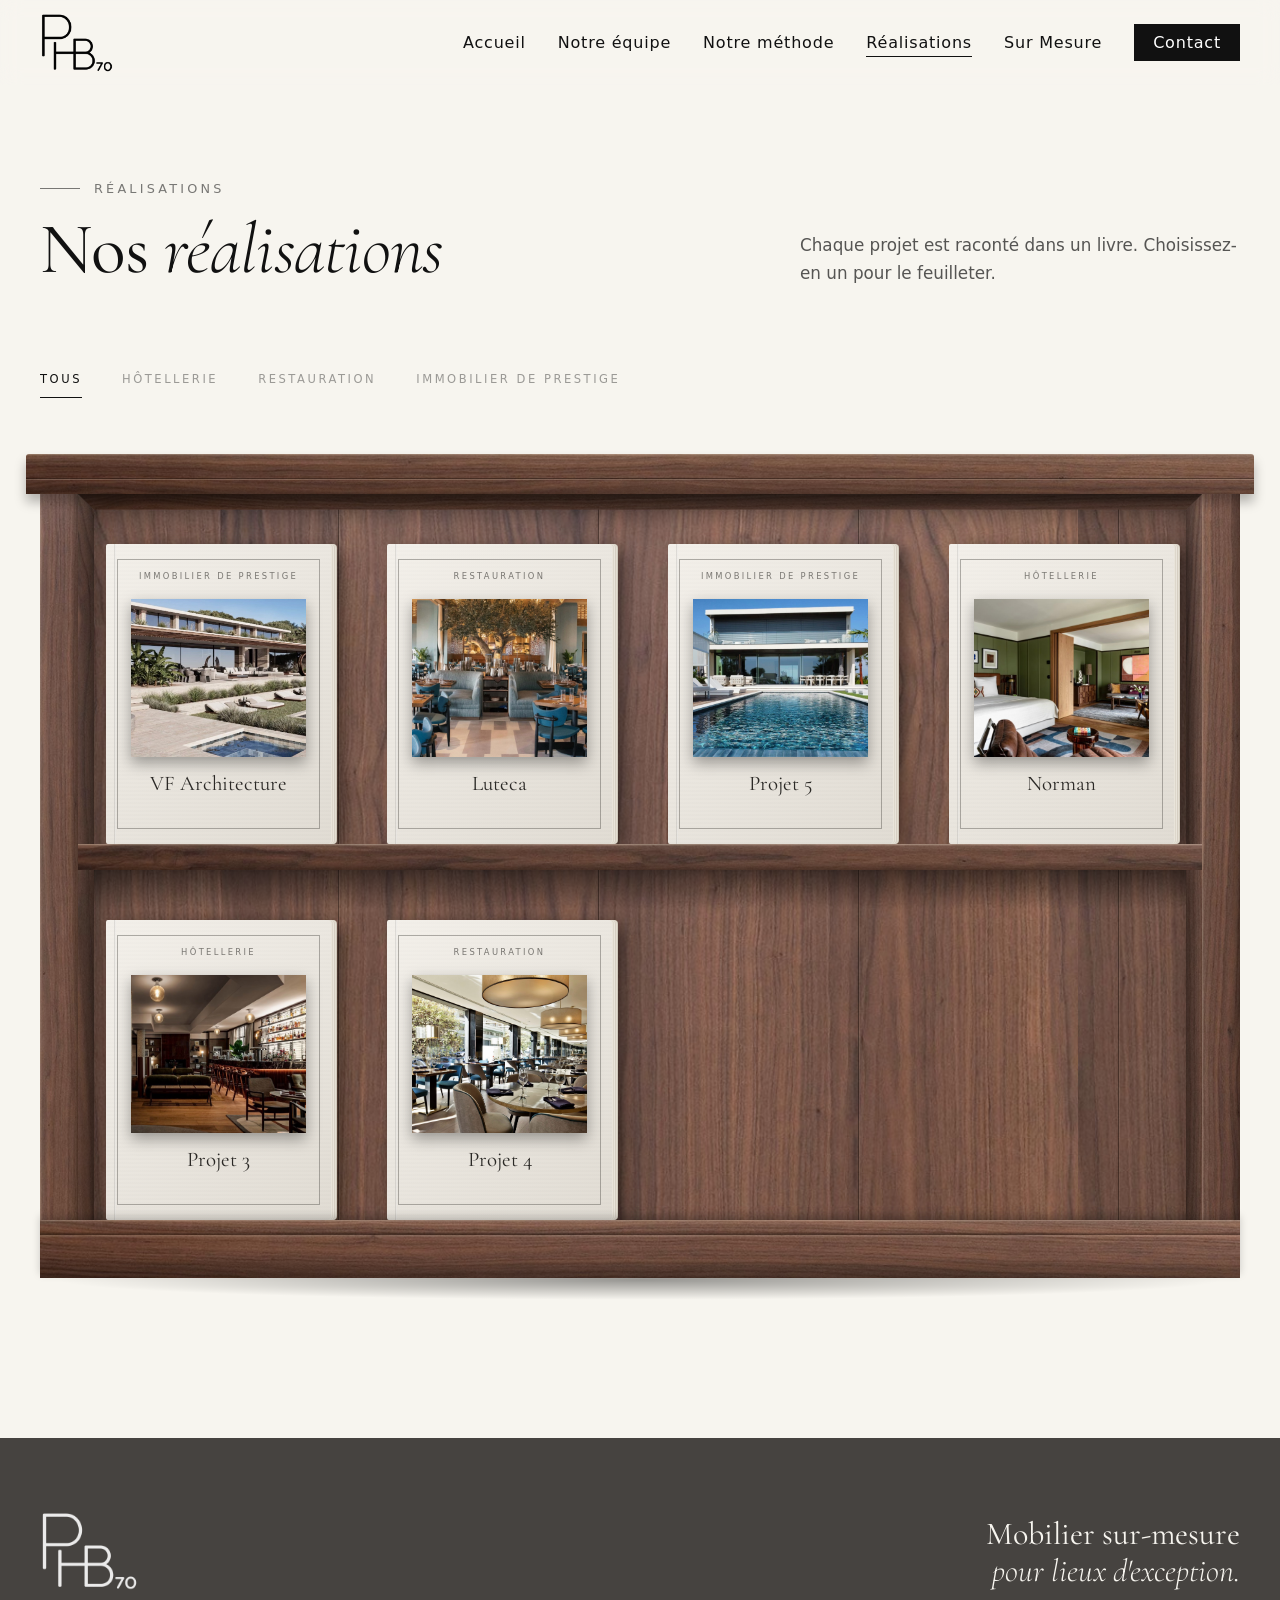
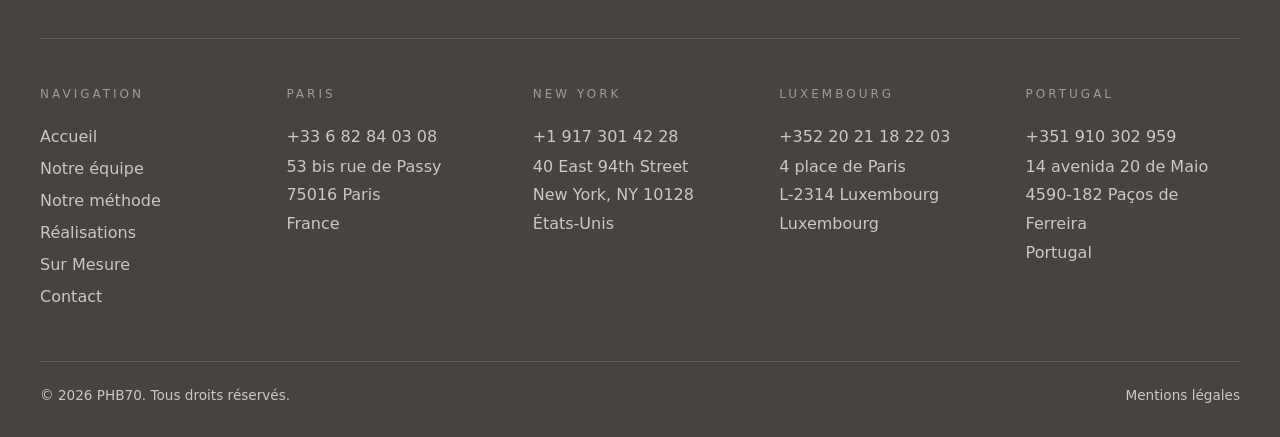
<file: realisations.html>
<!DOCTYPE html>
<html lang="fr">
<head>
  <meta charset="UTF-8">
  <meta name="viewport" content="width=device-width, initial-scale=1.0">
  <title>Réalisations — PHB70</title>
  <link rel="icon" type="image/png" sizes="32x32" href="assets/favicon-32.png">
  <link rel="apple-touch-icon" href="assets/favicon-180.png">
  <link rel="preconnect" href="https://fonts.googleapis.com">
  <link rel="preconnect" href="https://fonts.gstatic.com" crossorigin>
  <link rel="stylesheet" href="https://fonts.googleapis.com/css2?family=Cormorant+Garamond:ital,wght@0,300;0,400;0,500;0,600;0,700;1,300;1,400&display=swap">
  <link rel="stylesheet" href="style.css">
</head>
<body>
  <header class="header header--transparent is-scrolled" data-solid>
    <a href="index.html" class="header__logo" aria-label="PHB70 — Accueil">
      <img src="assets/logo.png" alt="Logo PHB70">
    </a>
    <nav class="header__nav">
      <ul>
        <li><a href="index.html">Accueil</a></li>
        <li><a href="equipe.html">Notre équipe</a></li>
        <li><a href="methode.html">Notre méthode</a></li>
        <li><a href="realisations.html" class="active">Réalisations</a></li>
        <li><a href="sur-mesure.html">Sur Mesure</a></li>
        <li><a href="contact.html" class="header__cta">Contact</a></li>
      </ul>
    </nav>
  </header>

  <!-- SIMULATION : projets, images et textes provisoires, à remplacer -->
  <main>
    <section class="method-intro">
      <header class="section-head">
        <p class="section-eyebrow">Réalisations</p>
        <h1 class="section-title">Nos <em>réalisations</em></h1>
      </header>
      <p class="method-intro__text">Chaque projet est raconté dans un livre. Choisissez-en un pour le feuilleter.</p>
    </section>

    <div class="projects-bar">
      <div class="filters">
        <div class="filters__list" role="group" aria-label="Filtrer par secteur">
          <button class="filters__btn is-active" data-filter="tous" aria-pressed="true"><span class="filters__name">Tous</span></button>
          <button class="filters__btn" data-filter="hotellerie" aria-pressed="false"><span class="filters__name">Hôtellerie</span></button>
          <button class="filters__btn" data-filter="restauration" aria-pressed="false"><span class="filters__name">Restauration</span></button>
          <button class="filters__btn" data-filter="immobilier" aria-pressed="false"><span class="filters__name">Immobilier de prestige</span></button>
          <span class="filters__ink" aria-hidden="true"></span>
        </div>
      </div>
    </div>

    <!-- Bibliothèque en noyer : chapeau, montants, socle ; les livres sont générés par realisations.js -->
    <div class="cabinet">
      <span class="cabinet__top" aria-hidden="true"></span>
      <span class="cabinet__side cabinet__side--left" aria-hidden="true"></span>
      <section class="books books--cabinet" aria-label="Nos réalisations"></section>
      <span class="cabinet__side cabinet__side--right" aria-hidden="true"></span>
      <span class="cabinet__base" aria-hidden="true"></span>
    </div>
  </main>

  <!-- Visionneuse : le livre ouvert en grand -->
  <div class="viewer" id="viewer" role="dialog" aria-modal="true" aria-labelledby="viewer-title" hidden>
    <div class="viewer__top">
      <p class="viewer__title" id="viewer-title"></p>
      <button class="viewer__close" type="button" aria-label="Fermer le livre">&times;</button>
    </div>
    <div class="viewer__stage">
      <div class="flipbook"></div>
    </div>
    <div class="viewer__controls">
      <button class="viewer__nav viewer__nav--prev" type="button" aria-label="Page précédente">&larr;</button>
      <span class="viewer__count" aria-live="polite"></span>
      <button class="viewer__nav viewer__nav--next" type="button" aria-label="Page suivante">&rarr;</button>
    </div>
  </div>

  <footer class="footer">
    <div class="footer__top">
      <a href="index.html" class="footer__logo" aria-label="PHB70 — Accueil">
        <img src="assets/logo.png" alt="Logo PHB70">
      </a>
      <p class="footer__tagline">Mobilier sur&#8209;mesure<br><em>pour lieux d'exception.</em></p>
    </div>

    <div class="footer__grid">
      <div class="footer__col">
        <h3 class="footer__heading">Navigation</h3>
        <ul class="footer__nav">
          <li><a class="footer__link" href="index.html">Accueil</a></li>
          <li><a class="footer__link" href="equipe.html">Notre équipe</a></li>
          <li><a class="footer__link" href="methode.html">Notre méthode</a></li>
          <li><a class="footer__link" href="realisations.html">Réalisations</a></li>
          <li><a class="footer__link" href="sur-mesure.html">Sur Mesure</a></li>
          <li><a class="footer__link" href="contact.html">Contact</a></li>
        </ul>
      </div>
      <div class="footer__col">
        <h3 class="footer__heading">Paris</h3>
        <a class="footer__link" href="tel:+33682840308">+33 6 82 84 03 08</a>
        <address class="footer__address">53 bis rue de Passy<br>75016 Paris<br>France</address>
      </div>
      <div class="footer__col">
        <h3 class="footer__heading">New York</h3>
        <a class="footer__link" href="tel:+19173014228">+1 917 301 42 28</a>
        <address class="footer__address">40 East 94th Street<br>New York, NY 10128<br>États-Unis</address>
      </div>
      <div class="footer__col">
        <h3 class="footer__heading">Luxembourg</h3>
        <a class="footer__link" href="tel:+3522021182203">+352 20 21 18 22 03</a>
        <address class="footer__address">4 place de Paris<br>L-2314 Luxembourg<br>Luxembourg</address>
      </div>
      <div class="footer__col">
        <h3 class="footer__heading">Portugal</h3>
        <a class="footer__link" href="tel:+351910302959">+351 910 302 959</a>
        <address class="footer__address">14 avenida 20 de Maio<br>4590-182 Paços de Ferreira<br>Portugal</address>
      </div>
    </div>

    <div class="footer__bottom">
      <p>&copy; 2026 PHB70. Tous droits réservés.</p>
      <a class="footer__link" href="#">Mentions légales</a>
    </div>
  </footer>
  <script src="header.js"></script>
  <script src="realisations.js"></script>
</body>
</html>
</file>
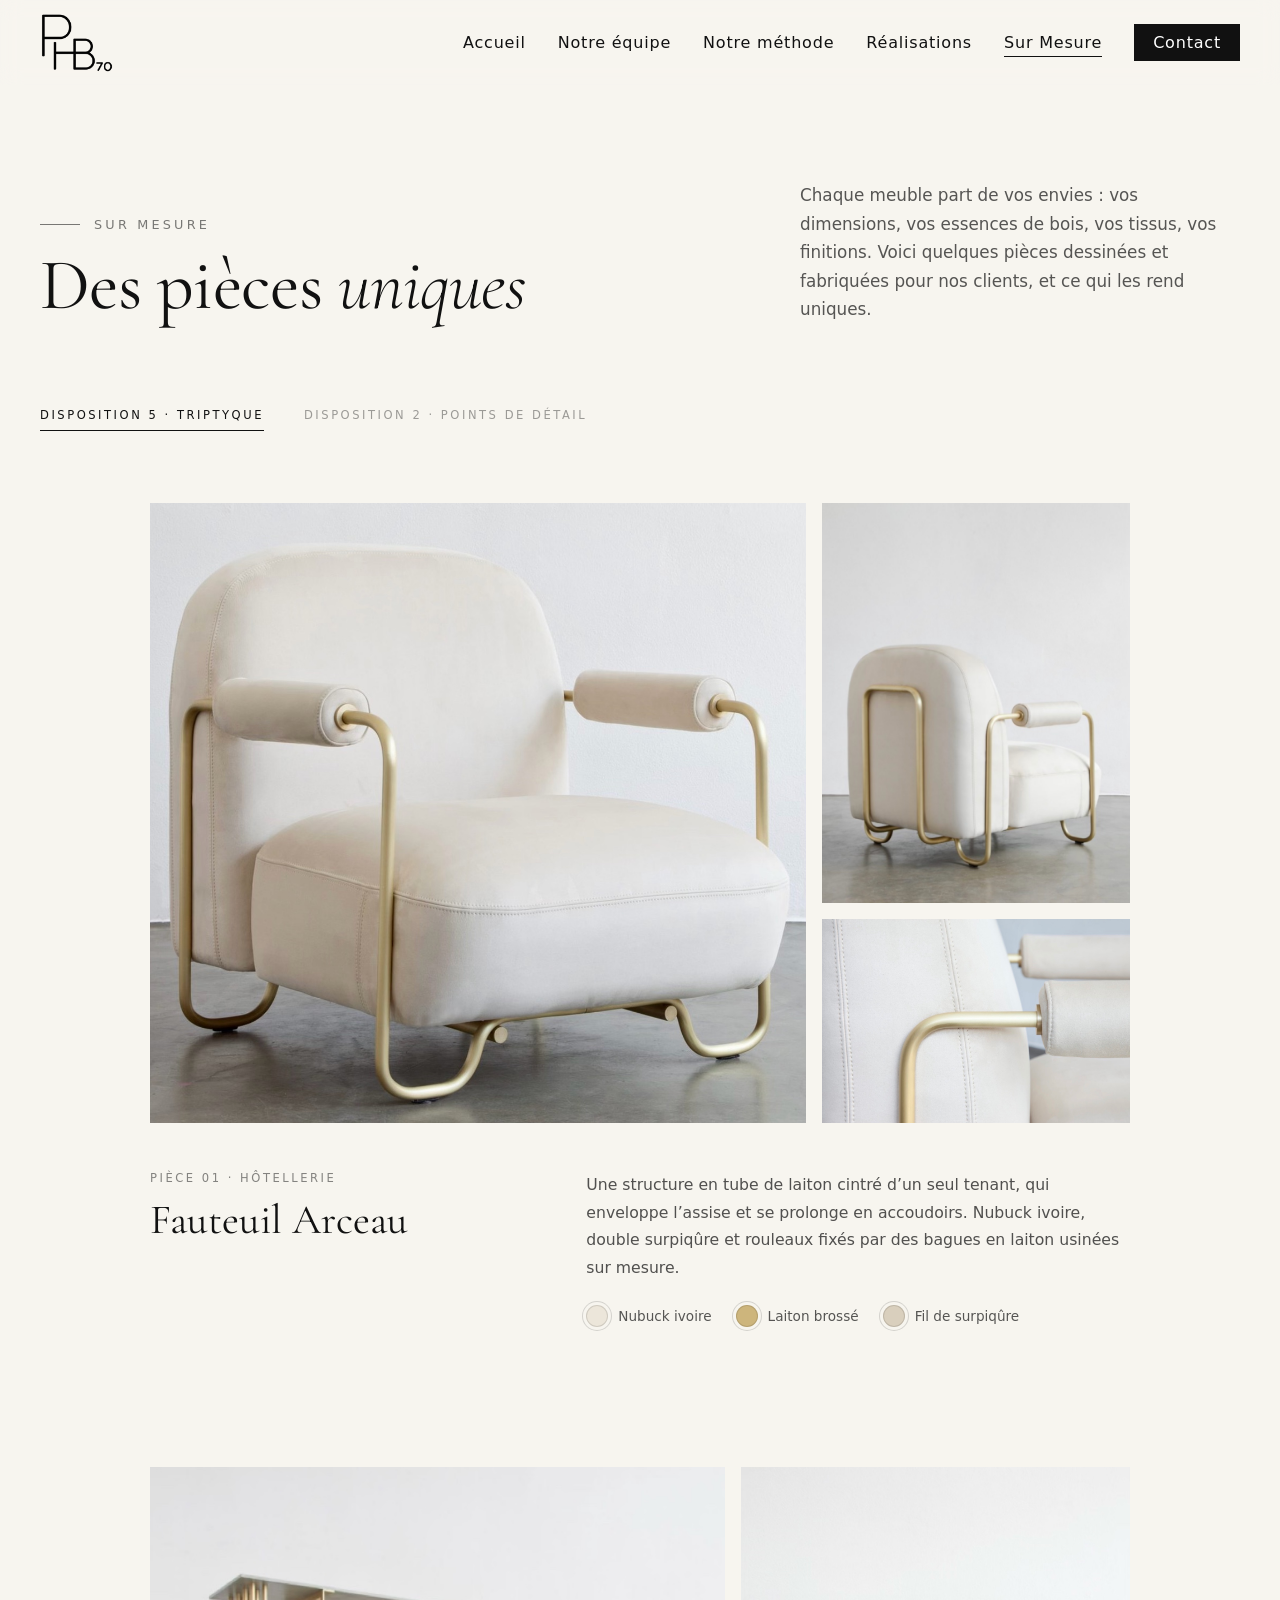
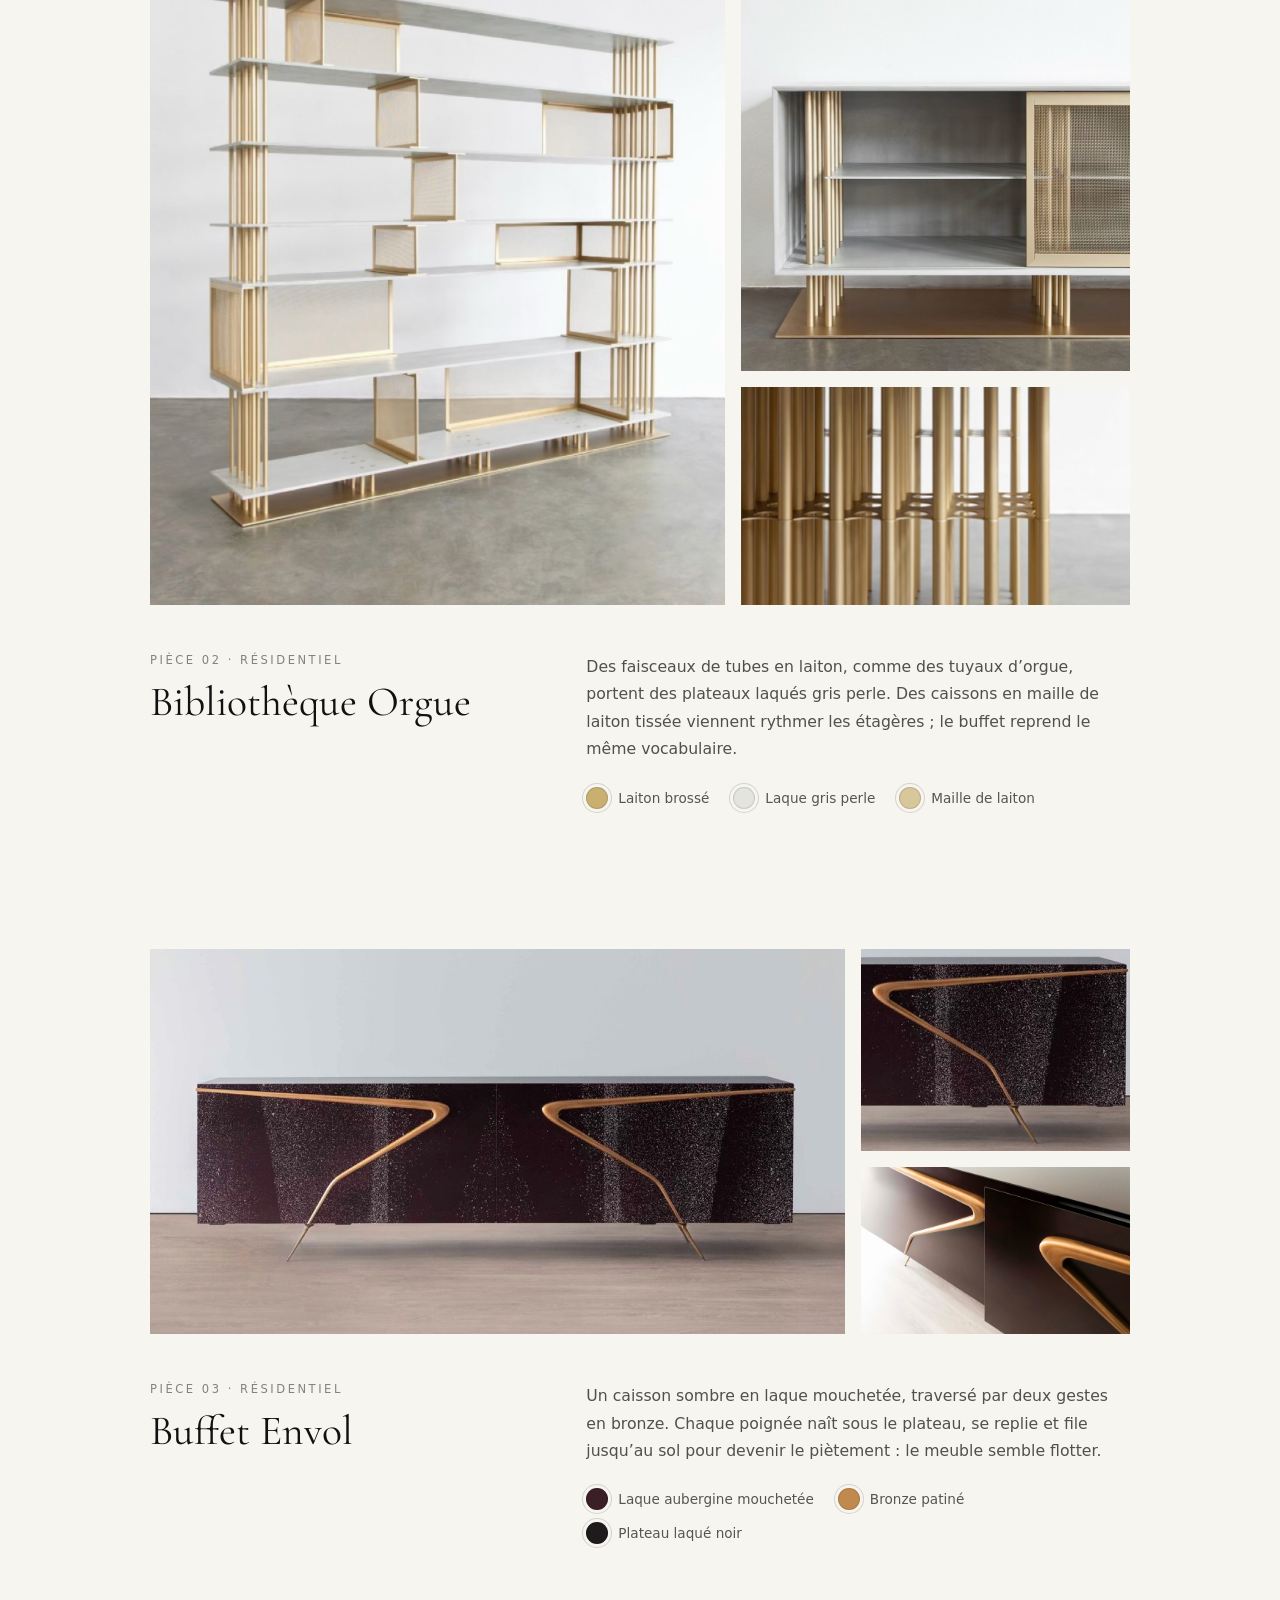
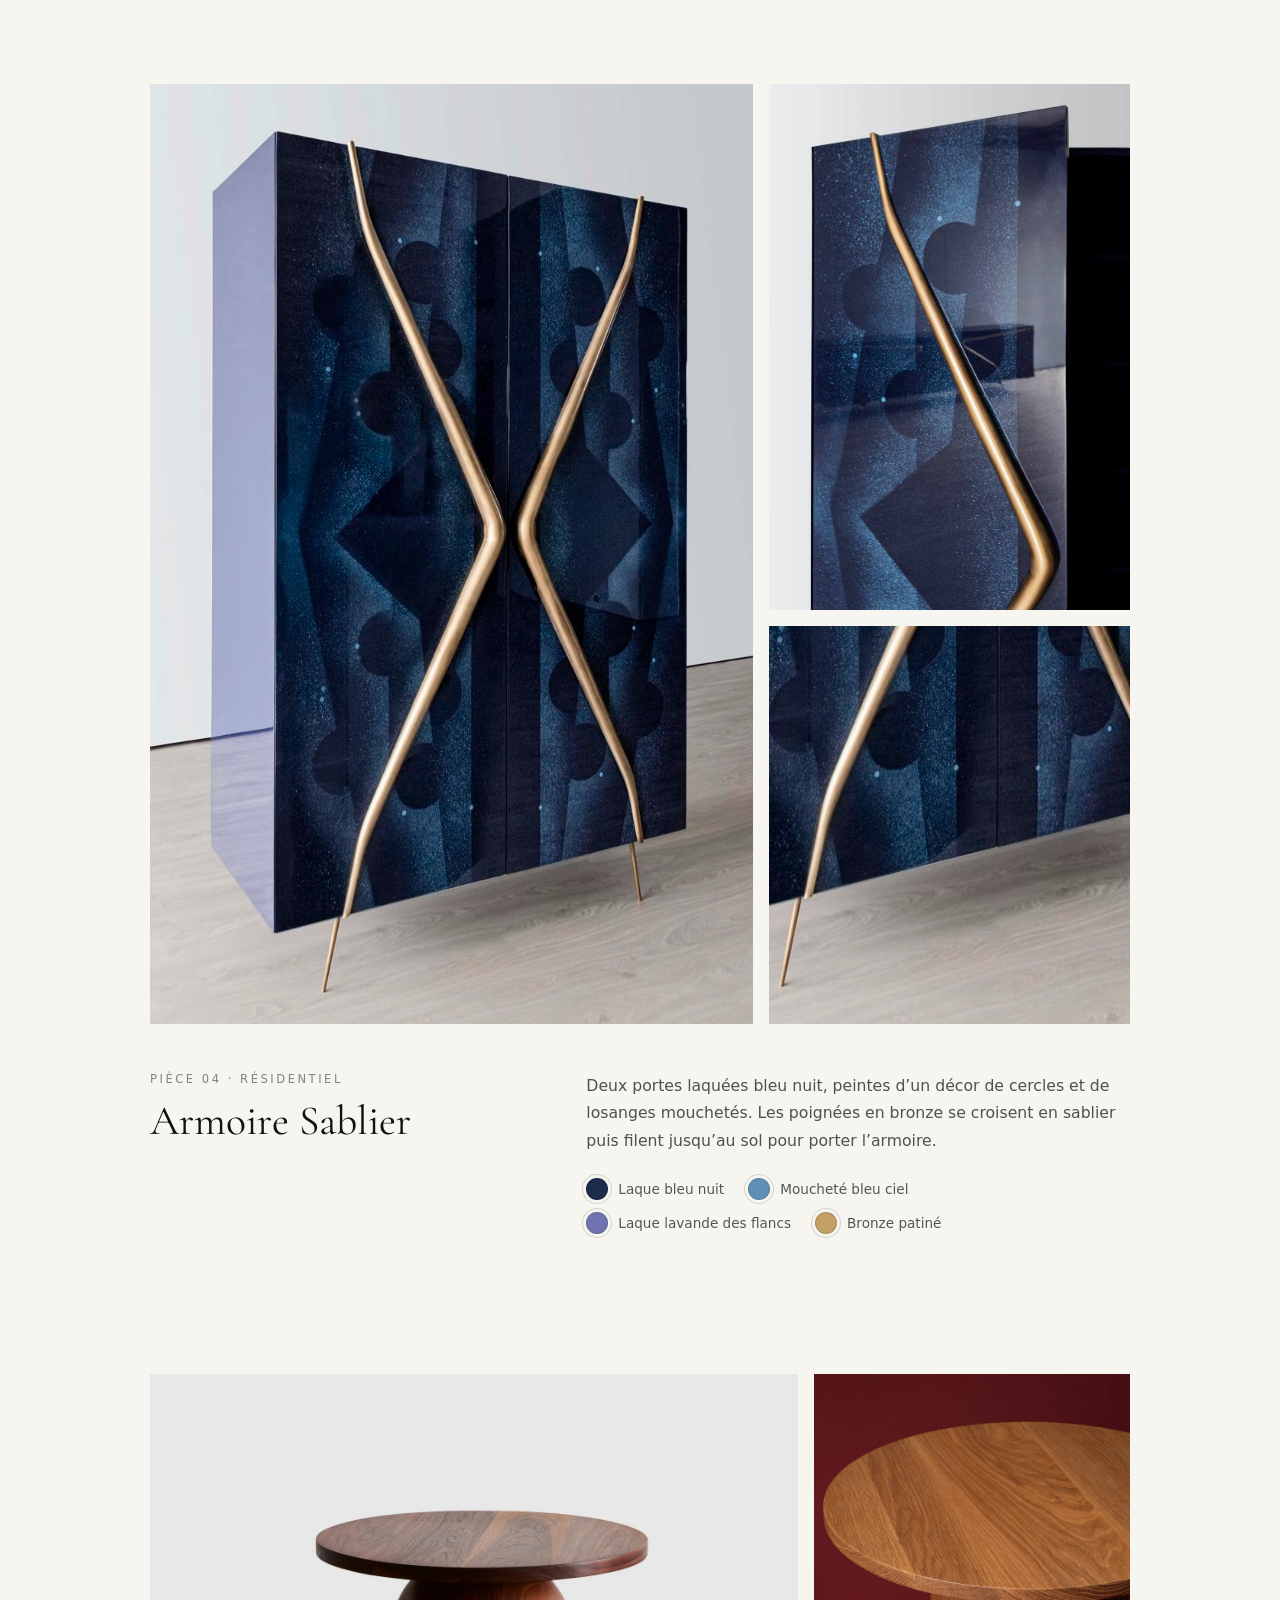
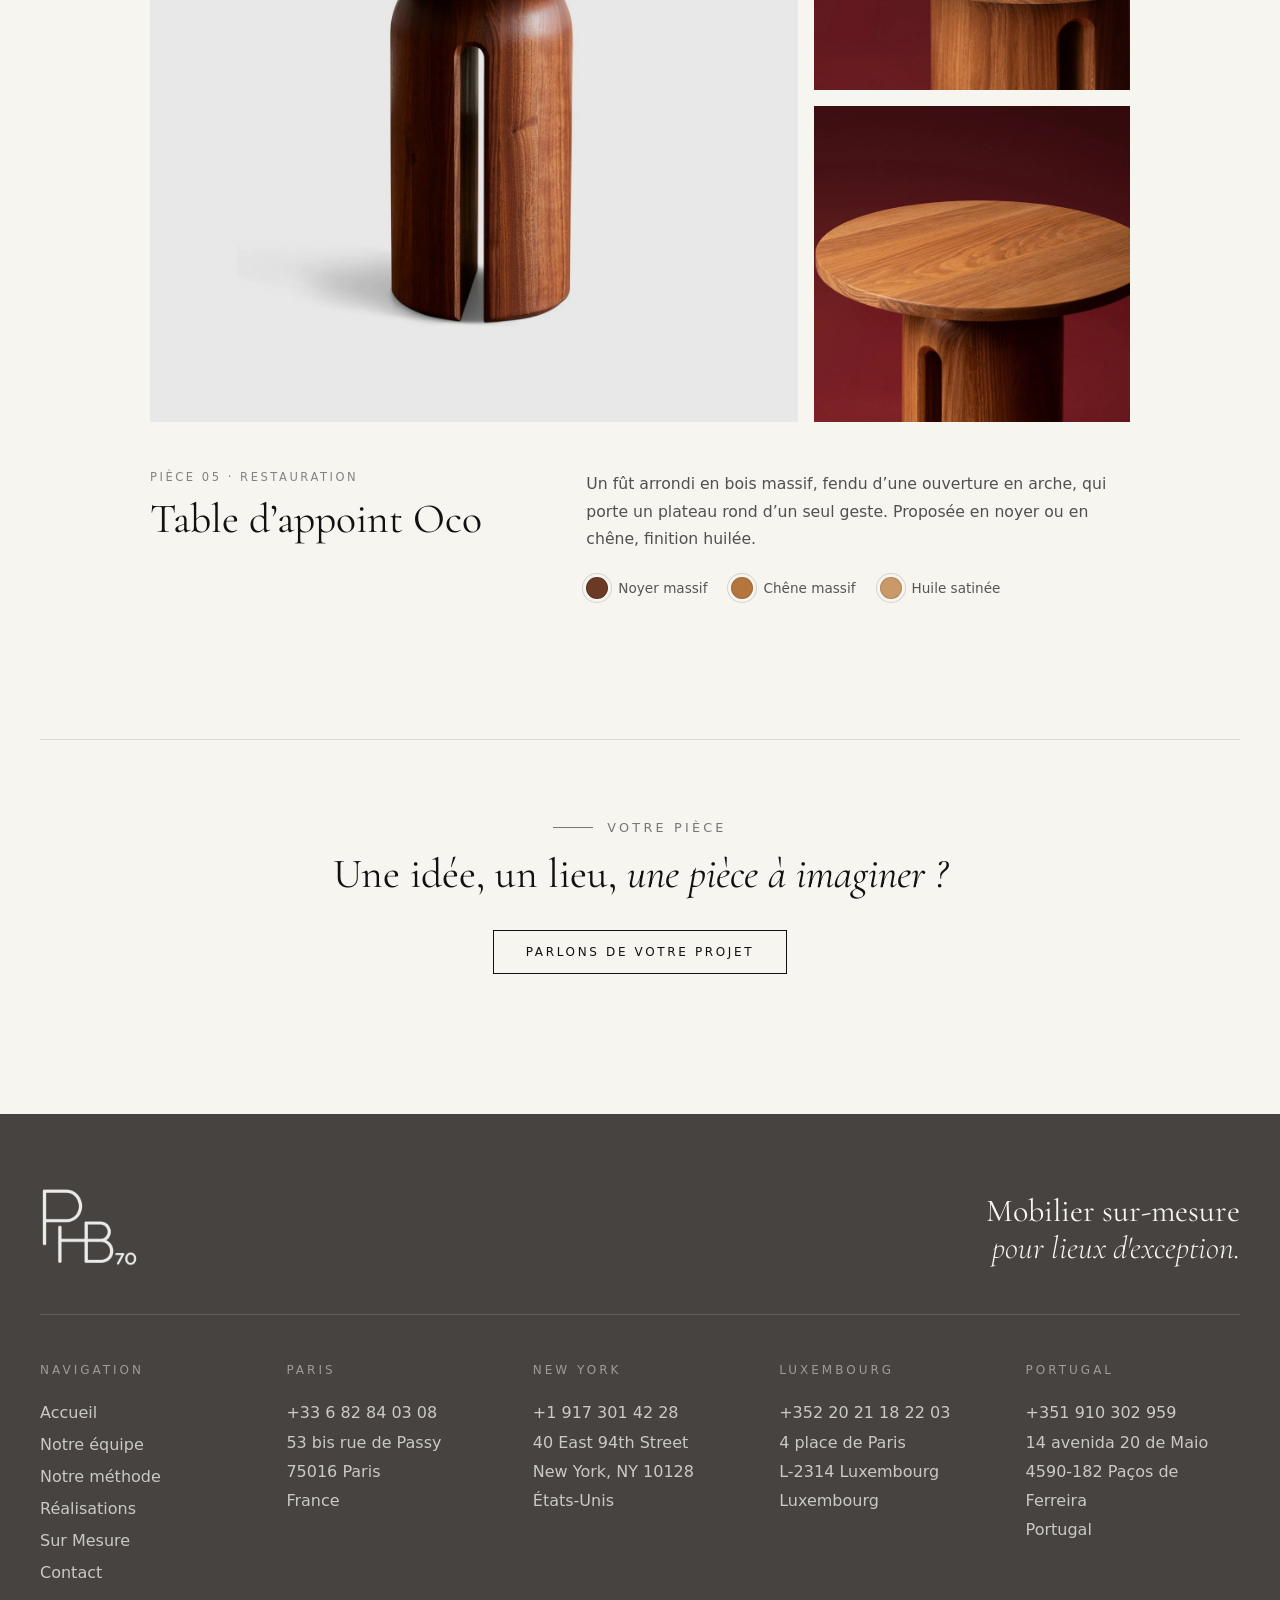
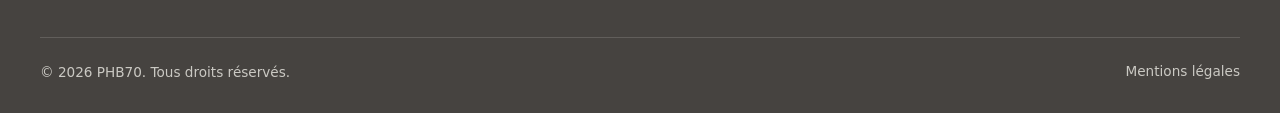
<file: sur-mesure.html>
<!DOCTYPE html>
<html lang="fr">
<head>
  <meta charset="UTF-8">
  <meta name="viewport" content="width=device-width, initial-scale=1.0">
  <title>Sur Mesure — PHB70</title>
  <link rel="icon" type="image/png" sizes="32x32" href="assets/favicon-32.png">
  <link rel="apple-touch-icon" href="assets/favicon-180.png">
  <link rel="preconnect" href="https://fonts.googleapis.com">
  <link rel="preconnect" href="https://fonts.gstatic.com" crossorigin>
  <link rel="stylesheet" href="https://fonts.googleapis.com/css2?family=Cormorant+Garamond:ital,wght@0,300;0,400;0,500;0,600;0,700;1,300;1,400&display=swap">
  <link rel="stylesheet" href="style.css">
</head>
<body>
  <header class="header header--transparent is-scrolled" data-solid>
    <a href="index.html" class="header__logo" aria-label="PHB70 — Accueil">
      <img src="assets/logo.png" alt="Logo PHB70">
    </a>
    <nav class="header__nav">
      <ul>
        <li><a href="index.html">Accueil</a></li>
        <li><a href="equipe.html">Notre équipe</a></li>
        <li><a href="methode.html">Notre méthode</a></li>
        <li><a href="realisations.html">Réalisations</a></li>
        <li><a href="sur-mesure.html" class="active">Sur Mesure</a></li>
        <li><a href="contact.html" class="header__cta">Contact</a></li>
      </ul>
    </nav>
  </header>

  <!-- SIMULATION : pièces, images et textes provisoires, à remplacer -->
  <main>
    <section class="method-intro">
      <header class="section-head">
        <p class="section-eyebrow">Sur Mesure</p>
        <h1 class="section-title">Des pièces <em>uniques</em></h1>
      </header>
      <p class="method-intro__text">Chaque meuble part de vos envies : vos dimensions, vos essences de bois, vos tissus, vos finitions. Voici quelques pièces dessinées et fabriquées pour nos clients, et ce qui les rend uniques.</p>
    </section>

    <!-- Onglets pour comparer les dispositions (temporaire) -->
    <div class="sm-bar">
      <div class="view-tabs" role="tablist" aria-label="Choix de la disposition">
        <button class="view-tabs__btn is-active" role="tab" id="vtab-triptyque" aria-controls="view-triptyque" aria-selected="true">Disposition 5 · Triptyque</button>
        <button class="view-tabs__btn" role="tab" id="vtab-details" aria-controls="view-details" aria-selected="false" tabindex="-1">Disposition 2 · Points de détail</button>
      </div>
    </div>

    <!-- Disposition 5 : la pièce de face, vue arrière + détail empilés, puis texte -->
    <section class="sm-triptyque" id="view-triptyque" role="tabpanel" aria-labelledby="vtab-triptyque"></section>

    <!-- Disposition 2 : une pièce à la fois, points cliquables sur la photo -->
    <section class="sm-details" id="view-details" role="tabpanel" aria-labelledby="vtab-details" hidden>
      <nav class="sm-details__nav" aria-label="Choisir une pièce"></nav>
      <div class="sm-details__stage">
        <figure class="sm-details__figure"></figure>
        <div class="sm-details__panel" aria-live="polite"></div>
      </div>
    </section>

    <!-- Appel à l'action commun -->
    <section class="sm-cta">
      <p class="section-eyebrow">Votre pièce</p>
      <h2 class="sm-cta__title">Une idée, un lieu, <em>une pièce à imaginer ?</em></h2>
      <a class="sm-cta__link" href="contact.html">Parlons de votre projet</a>
    </section>
  </main>

  <footer class="footer">
    <div class="footer__top">
      <a href="index.html" class="footer__logo" aria-label="PHB70 — Accueil">
        <img src="assets/logo.png" alt="Logo PHB70">
      </a>
      <p class="footer__tagline">Mobilier sur&#8209;mesure<br><em>pour lieux d'exception.</em></p>
    </div>

    <div class="footer__grid">
      <div class="footer__col">
        <h3 class="footer__heading">Navigation</h3>
        <ul class="footer__nav">
          <li><a class="footer__link" href="index.html">Accueil</a></li>
          <li><a class="footer__link" href="equipe.html">Notre équipe</a></li>
          <li><a class="footer__link" href="methode.html">Notre méthode</a></li>
          <li><a class="footer__link" href="realisations.html">Réalisations</a></li>
          <li><a class="footer__link" href="sur-mesure.html">Sur Mesure</a></li>
          <li><a class="footer__link" href="contact.html">Contact</a></li>
        </ul>
      </div>
      <div class="footer__col">
        <h3 class="footer__heading">Paris</h3>
        <a class="footer__link" href="tel:+33682840308">+33 6 82 84 03 08</a>
        <address class="footer__address">53 bis rue de Passy<br>75016 Paris<br>France</address>
      </div>
      <div class="footer__col">
        <h3 class="footer__heading">New York</h3>
        <a class="footer__link" href="tel:+19173014228">+1 917 301 42 28</a>
        <address class="footer__address">40 East 94th Street<br>New York, NY 10128<br>États-Unis</address>
      </div>
      <div class="footer__col">
        <h3 class="footer__heading">Luxembourg</h3>
        <a class="footer__link" href="tel:+3522021182203">+352 20 21 18 22 03</a>
        <address class="footer__address">4 place de Paris<br>L-2314 Luxembourg<br>Luxembourg</address>
      </div>
      <div class="footer__col">
        <h3 class="footer__heading">Portugal</h3>
        <a class="footer__link" href="tel:+351910302959">+351 910 302 959</a>
        <address class="footer__address">14 avenida 20 de Maio<br>4590-182 Paços de Ferreira<br>Portugal</address>
      </div>
    </div>

    <div class="footer__bottom">
      <p>&copy; 2026 PHB70. Tous droits réservés.</p>
      <a class="footer__link" href="#">Mentions légales</a>
    </div>
  </footer>
  <script src="header.js"></script>
  <script src="sur-mesure.js"></script>
</body>
</html>
</file>
<file: style.css>
*,
*::before,
*::after {
  box-sizing: border-box;
  margin: 0;
  padding: 0;
}

body {
  font-family: system-ui, -apple-system, "Segoe UI", Roboto, sans-serif;
  color: #111;
  background: #F7F5EF;
}

/* ===== Header ===== */
.header {
  display: flex;
  align-items: center;
  justify-content: space-between;
  padding: 12px 40px;
  border-bottom: 1px solid #e5e5e5;
  background: #F7F5EF;
}

.header__logo img {
  display: block;
  height: 60px;
  width: auto;
}

.header__nav ul {
  display: flex;
  gap: 32px;
  list-style: none;
}

.header__nav a {
  color: #111;
  text-decoration: none;
  font-size: 1rem;
  letter-spacing: 0.05em;
  padding-bottom: 4px;
  border-bottom: 1px solid transparent;
  transition: border-color 0.2s;
}

.header__nav a:hover,
.header__nav a.active {
  border-bottom-color: #111;
}

/* Bouton Contact encadré */
/* Bouton Contact : plein noir pour qu'il ressorte */
.header__nav a.header__cta {
  background: #111;
  color: #fff;
  border: 1px solid #111;
  padding: 8px 18px;
  transition: background-color 0.2s, border-color 0.2s, color 0.2s;
}

.header__nav a.header__cta:hover,
.header__nav a.header__cta.active {
  background: #44423D;
  border-color: #44423D;
  color: #fff;
}

@media (max-width: 600px) {
  .header {
    padding: 10px 16px;
  }

  .header__logo img {
    height: 44px;
  }
}

@media (max-width: 900px) {
  .header {
    flex-direction: column;
    gap: 12px;
  }

  .header__nav ul {
    flex-wrap: wrap;
    justify-content: center;
    gap: 12px 20px;
  }

  .header__nav a {
    font-size: 0.9rem;
  }
}

/* ===== Header transparent (page d'accueil) ===== */
.header--transparent {
  position: fixed;
  top: 0;
  left: 0;
  right: 0;
  z-index: 100;
  background: transparent;
  border-bottom-color: transparent;
  transition: background-color 0.3s, border-color 0.3s, transform 0.3s ease;
}

/* Header caché quand on descend */
.header--transparent.is-hidden {
  transform: translateY(-100%);
}

/* Léger dégradé sombre pour que le texte blanc reste lisible sur les photos */
.header--transparent::before {
  content: "";
  position: absolute;
  inset: 0;
  z-index: -1;
  background: linear-gradient(to bottom, rgba(0, 0, 0, 0.45), transparent);
  transition: opacity 0.3s;
}

/* Logo et liens en blanc tant que le header est transparent */
.header--transparent .header__logo img {
  filter: invert(1);
  transition: filter 0.3s;
}

.header--transparent .header__nav a {
  color: #fff;
}

.header--transparent .header__nav a:hover,
.header--transparent .header__nav a.active {
  border-bottom-color: #fff;
}

.header--transparent .header__nav a.header__cta {
  color: #fff;
  border-color: #111;
}

.header--transparent .header__nav a.header__cta:hover {
  background: #44423D;
  border-color: #44423D;
  color: #fff;
}

/* Une fois qu'on a scrollé : header blanc normal */
.header--transparent.is-scrolled {
  background: rgba(247, 245, 239, 0.4);
  -webkit-backdrop-filter: blur(10px);
  backdrop-filter: blur(10px);
  border-bottom-color: transparent;
}

.header--transparent.is-scrolled::before {
  opacity: 0;
}

.header--transparent.is-scrolled .header__logo img {
  filter: none;
}

.header--transparent.is-scrolled .header__nav a {
  color: #111;
}

.header--transparent.is-scrolled .header__nav a:hover,
.header--transparent.is-scrolled .header__nav a.active {
  border-bottom-color: #111;
}

.header--transparent.is-scrolled .header__nav a.header__cta {
  color: #fff;
  border-color: #111;
}

.header--transparent.is-scrolled .header__nav a.header__cta:hover {
  background: #44423D;
  border-color: #44423D;
  color: #fff;
}

/* ===== Carrousel ===== */
.carousel {
  position: relative;
  width: 100%;
  height: 90vh;
  min-height: 320px;
  overflow: hidden;
  background: #111;
}

.carousel__slide {
  position: absolute;
  inset: 0;
  width: 100%;
  height: 100%;
  object-fit: cover;
  opacity: 0;
  transition: opacity 0.8s ease;
}

.carousel__slide.is-active {
  opacity: 1;
}

/* Dégradé sombre en bas pour la lisibilité du texte */
.carousel::after {
  content: "";
  position: absolute;
  inset: 0;
  background: linear-gradient(to top, rgba(0, 0, 0, 0.5), transparent 50%);
  pointer-events: none;
}

/* Texte sur le carrousel, en bas à gauche au-dessus des barres */
.carousel__text {
  position: absolute;
  left: 40px;
  bottom: 72px;
  z-index: 1;
  color: #fff;
  max-width: 700px;
}

/* Même police élégante que les titres de section */
.carousel__title {
  font-family: "Cormorant Garamond", Georgia, serif;
  font-size: 5rem;
  font-weight: 400;
  letter-spacing: 0.04em;
  line-height: 1;
}

.carousel__tagline {
  margin-top: 8px;
  font-family: "Cormorant Garamond", Georgia, serif;
  font-style: italic;
  font-weight: 300;
  font-size: 2rem;
  line-height: 1.2;
}

.carousel__intro {
  margin-top: 16px;
  max-width: 520px;
  font-size: 1rem;
  line-height: 1.6;
  color: rgba(255, 255, 255, 0.85);
}

/* Boutons sur le carrousel */
.carousel__actions {
  display: flex;
  flex-wrap: wrap;
  gap: 16px;
  margin-top: 28px;
}

.btn {
  display: inline-block;
  padding: 14px 28px;
  font-size: 0.9rem;
  letter-spacing: 0.08em;
  text-decoration: none;
  border: 1px solid #fff;
  transition: background-color 0.25s, color 0.25s, border-color 0.25s;
}

/* Bouton plein : fond crème, texte foncé */
.btn--light {
  background: #F7F5EF;
  border-color: #F7F5EF;
  color: #111;
}

.btn--light:hover {
  background: transparent;
  color: #fff;
  border-color: #fff;
}

/* Bouton contour : transparent, texte blanc */
.btn--outline {
  background: transparent;
  color: #fff;
}

.btn--outline:hover {
  background: #fff;
  color: #111;
}

.carousel__dots {
  z-index: 1;
  position: absolute;
  bottom: 28px;
  left: 40px;
  display: flex;
  gap: 12px;
}

/* Barres de progression */
.carousel__bar {
  position: relative;
  width: 60px;
  height: 2px;
  padding: 0;
  border: none;
  background: rgba(255, 255, 255, 0.35);
  cursor: pointer;
}

/* Zone cliquable plus haute que la barre */
.carousel__bar::before {
  content: "";
  position: absolute;
  inset: -10px 0;
}

.carousel__fill {
  position: absolute;
  inset: 0;
  background: #fff;
  transform: scaleX(0);
  transform-origin: left;
}

.carousel__bar.is-done .carousel__fill {
  transform: scaleX(1);
}

.carousel__bar.is-active .carousel__fill {
  animation: carousel-fill var(--carousel-delay, 5000ms) linear forwards;
}

@keyframes carousel-fill {
  from { transform: scaleX(0); }
  to   { transform: scaleX(1); }
}

@media (max-width: 600px) {
  .carousel {
    height: 65vh;
  }

  .carousel__dots {
    left: 16px;
    bottom: 20px;
  }

  .carousel__text {
    left: 16px;
    right: 16px;
    bottom: 56px;
  }

  .carousel__title {
    font-size: 3rem;
  }

  .carousel__tagline {
    font-size: 1.4rem;
  }

  .carousel__intro {
    font-size: 0.9rem;
  }

  .carousel__actions {
    gap: 10px;
    margin-top: 20px;
  }

  .btn {
    padding: 12px 18px;
    font-size: 0.8rem;
  }
}

/* ===== Nos secteurs d'expertises ===== */
.expertises {
  padding: 80px 40px;
}

/* ===== Titres de section =====
   Petite ligne d'intro (numéro + thème) puis un grand titre
   en police élégante, avec un mot en italique. */
.section-head {
  max-width: 1300px; /* aligné sur le bord gauche des cartes */
  margin: 0 auto;
}

.section-eyebrow {
  display: flex;
  align-items: center;
  gap: 14px;
  font-size: 0.8rem;
  text-transform: uppercase;
  letter-spacing: 0.25em;
  color: rgba(17, 17, 17, 0.55);
  margin-bottom: 16px;
}

/* Petit trait avant le numéro */
.section-eyebrow::before {
  content: "";
  width: 40px;
  height: 1px;
  background: currentColor;
}

.section-title {
  font-family: "Cormorant Garamond", Georgia, serif;
  font-size: 3.4rem;
  font-weight: 400;
  line-height: 1.05;
  letter-spacing: -0.01em;
}

.section-title em {
  font-style: italic;
  font-weight: 300;
}

.expertises__grid {
  display: grid;
  grid-template-columns: repeat(3, 1fr);
  gap: 24px;
  max-width: 1300px;
  margin: 48px auto 0;
}

/* Lien "Voir toutes nos réalisations" */
.expertises__link {
  margin-top: 40px;
  text-align: center;
}

.expertises__link a {
  color: #111;
  text-decoration: none;
  font-size: 1.05rem;
  letter-spacing: 0.05em;
  padding-bottom: 4px;
  border-bottom: 1px solid #111;
  transition: opacity 0.2s;
}

.expertises__link a:hover {
  opacity: 0.6;
}

/* Carte : photo + titre en bas sur un dégradé sombre */
.card {
  position: relative;
  aspect-ratio: 4 / 5;
  overflow: hidden;
  background: #111;
}

/* Forme arrondie : petit arrondi en haut à droite, grand arrondi en bas à droite */
.card--arrondi {
  border-radius: 0 5% 23% 0 / 0 4% 27% 0;
}

/* Même forme, en miroir : arrondis à gauche */
.card--arrondi-inverse {
  border-radius: 5% 0 0 23% / 4% 0 0 27%;
}

/* Titre aligné à droite sur la carte Immobilier de prestige */
.card--arrondi-inverse .card__content {
  left: auto;
  right: 24px;
  text-align: right;
}

/* Carte centrale : tous les coins arrondis, titre centré */
.card--centre {
  border-radius: 5% / 4%;
}

.card--centre .card__content {
  left: 24px;
  right: 24px;
  text-align: center;
}

.card img {
  width: 100%;
  height: 100%;
  object-fit: cover;
  display: block;
}

.card::after {
  content: "";
  position: absolute;
  inset: 0;
  background: linear-gradient(to top, rgba(0, 0, 0, 0.6), transparent 50%);
  pointer-events: none;
}

/* Au survol : la carte se soulève et une ombre apparaît derrière.
   On utilise "translate" (et pas "transform") pour ne pas gêner
   l'animation d'apparition au scroll. */
.card {
  transition: translate 0.4s ease, box-shadow 0.4s ease;
}

.card:hover {
  translate: 0 -12px;
  box-shadow: 0 32px 70px rgba(0, 0, 0, 0.45);
}

/* Bloc texte en bas de la carte : titre + "Découvrir" */
.card__content {
  position: absolute;
  left: 24px;
  bottom: 24px;
  z-index: 1;
  color: #fff;
}

.card__title {
  font-size: 1.4rem;
  font-weight: 400;
  letter-spacing: 0.05em;
}

/* Toute la carte est un lien vers les réalisations filtrées */
a.card {
  display: block;
  color: inherit;
  text-decoration: none;
}

a.card:focus-visible {
  outline: 2px solid #111;
  outline-offset: 4px;
}

.card__more {
  display: inline-block;
  margin-top: 8px;
  font-size: 0.95rem;
  letter-spacing: 0.05em;
}


@media (max-width: 900px) {
  .expertises__grid {
    grid-template-columns: 1fr;
    max-width: 500px;
  }
}

@media (max-width: 600px) {
  .expertises {
    padding: 56px 16px;
  }

  .section-title {
    font-size: 2.4rem;
  }

  .section-eyebrow {
    font-size: 0.7rem;
    margin-bottom: 12px;
  }
}

/* ===== Galerie (4 photos) =====
   Mosaïque : grande + petite en haut, petite + grande en bas */
.galerie {
  display: grid;
  grid-template-columns: repeat(12, 1fr);
  grid-auto-rows: 480px;
  gap: 30px; /* même écart que entre le cadre clair et les photos (44 - 12 - 2) */
  margin-bottom: 100px; /* toute la largeur de l'écran */
  /* Fond gris chaud avec un fin cadre clair en retrait, comme un passe-partout */
  position: relative;
  background: #44423D;
  padding: 44px;
}

.galerie::before {
  content: "";
  position: absolute;
  inset: 12px;
  border: 2px solid #B8B0A8;
  pointer-events: none;
}

.galerie__img {
  width: 100%;
  height: 100%;
  object-fit: cover;
  display: block;
}

.galerie__img--1 { grid-column: span 8; }
.galerie__img--2 { grid-column: span 4; }
.galerie__img--3 { grid-column: span 4; }
.galerie__img--4 { grid-column: span 8; }

@media (max-width: 900px) {
  .galerie {
    grid-auto-rows: 320px;
    padding: 32px;
    gap: 20px;
  }

  .galerie::before {
    inset: 10px;
  }
}

@media (max-width: 600px) {
  .galerie {
    grid-template-columns: 1fr;
    grid-auto-rows: 260px;
    margin-bottom: 64px;
    padding: 24px;
    gap: 15px;
  }

  .galerie::before {
    inset: 8px;
    border-width: 1px;
  }

  .galerie__img--1,
  .galerie__img--2,
  .galerie__img--3,
  .galerie__img--4 {
    grid-column: auto;
  }
}

/* ===== Galerie de 3 photos (entre "Notre mission" et les expertises) =====
   Même fond et même cadre que la grande galerie, 3 photos verticales */
.galerie--trio {
  grid-template-columns: repeat(3, 1fr);
  grid-auto-rows: auto;
  margin-top: 72px;
  margin-bottom: 0;
}

.galerie--trio .galerie__img {
  aspect-ratio: 2 / 3;
  height: auto;
}

@media (max-width: 900px) {
  .galerie--trio {
    grid-auto-rows: auto;
    margin-top: 48px;
  }
}

@media (max-width: 600px) {
  .galerie--trio {
    grid-template-columns: 1fr;
    grid-auto-rows: auto;
    margin-bottom: 0;
  }

  .galerie--trio .galerie__img {
    aspect-ratio: 4 / 5;
  }
}

/* ===== Nos agences ===== */
/* Titre au-dessus, cartes en dessous */
.agences {
  display: flex;
  flex-direction: column;
  gap: 48px;
  max-width: 1400px;
  margin: 0 auto;
  padding: 40px 40px 80px;
}

/* Le titre s'aligne sur le bord gauche des cartes d'agences */
.agences .section-head {
  max-width: none;
  margin: 0;
}

/* 4 cartes côte à côte, en quinconce (une haute, une basse)
   et qui se chevauchent un peu */
.agences__list {
  display: flex;
  align-items: flex-start;
  flex: 1;
  min-width: 0;
  padding-bottom: 80px; /* place pour les cartes décalées vers le bas */
}

/* Carte d'agence — format carte de visite (85 × 55 mm, paysage) */
.agence {
  position: relative;
  flex: 1;
  min-width: 0;
  aspect-ratio: 85 / 55;
  background: #3D3A38 url("assets/textures/carte-visite.png") center / cover no-repeat;
  color: rgba(247, 245, 239, 0.75);
  padding: 26px 28px;
  border-radius: 6px;
  /* Plaque de marbre épaisse :
     - reflets sur l'arête haute et assombrissement du bas (biseau)
     - tranche visible en dessous (couches empilées de plus en plus sombres)
     - ombre portée au sol */
  box-shadow:
    inset 0 1px 0 rgba(255, 255, 255, 0.22),
    inset 1px 0 0 rgba(255, 255, 255, 0.08),
    inset 0 -3px 6px rgba(0, 0, 0, 0.45),
    0 1px 0 #2f2c2a,
    0 2px 0 #2c2927,
    0 3px 0 #2a2725,
    0 4px 0 #282523,
    0 5px 0 #262321,
    0 6px 0 #24211f,
    0 7px 0 #221f1d,
    0 8px 0 #1f1c1a,
    0 9px 0 #1c1a18,
    0 10px 2px rgba(0, 0, 0, 0.5),
    0 24px 30px rgba(0, 0, 0, 0.35),
    0 44px 70px rgba(0, 0, 0, 0.4);
}

/* Filet intérieur, comme une carte imprimée */
.agence::before {
  content: "";
  position: absolute;
  inset: 8px;
  /* Filet gravé : sillon sombre avec un reflet clair sur son bord bas */
  border: 1px solid rgba(0, 0, 0, 0.55);
  box-shadow: 0 1px 0 rgba(255, 255, 255, 0.12), inset 0 1px 0 rgba(255, 255, 255, 0.1);
  border-radius: 3px;
  pointer-events: none;
}

/* Texte gravé dans la pierre : ombre au-dessus, reflet en dessous */
.agence__city,
.agence__phone,
.agence__address {
  text-shadow: 0 -1px 0 rgba(0, 0, 0, 0.75), 0 1px 0 rgba(255, 255, 255, 0.14);
}

.agence__body {
  position: relative;
  height: 100%;
  display: flex;
  flex-direction: column;
}

/* Petit logo en haut à droite */
.agence__logo {
  position: absolute;
  top: 0;
  right: 0;
  height: 34px;
  width: auto;
  filter: invert(1) drop-shadow(0 1px 0 rgba(0, 0, 0, 0.3)) drop-shadow(0 -1px 0 rgba(255, 255, 255, 0.5));
  opacity: 0.85;
}

.agence__line {
  display: block;
  width: 40px;
  height: 1px;
  background: rgba(247, 245, 239, 0.5);
  box-shadow: 0 -1px 0 rgba(0, 0, 0, 0.7), 0 1px 0 rgba(255, 255, 255, 0.12);
  margin: 10px 0 auto; /* pousse les coordonnées en bas de la carte */
}

/* Chevauchement : chaque carte recouvre un peu la précédente */
.agence + .agence {
  margin-left: -24px;
}

/* Quinconce : les cartes 2 et 4 sont décalées vers le bas */
.agence:nth-child(even) {
  margin-top: 80px;
}

.agence__city {
  font-family: "Cormorant Garamond", Georgia, serif;
  font-size: 1.9rem;
  font-weight: 500;
  line-height: 1.1;
  color: #F7F5EF;
  padding-right: 70px; /* laisse la place au logo */
}

.agence__phone,
.agence__address {
  font-size: 0.9rem;
  line-height: 1.6;
}

.agence__phone {
  display: inline-block;
  color: inherit;
  text-decoration: none;
}

.agence__phone:hover {
  color: #F7F5EF;
}

.agence__address {
  font-style: normal;
}

/* Écrans moyens : titre au-dessus, 2 cartes par ligne */
@media (max-width: 1100px) {
  .agences {
    gap: 32px;
  }

  /* 2 cartes par ligne, quinconce conservé, sans chevauchement */
  .agences__list {
    display: grid;
    grid-template-columns: repeat(2, 1fr);
    gap: 24px;
    padding-bottom: 40px;
  }

  .agence + .agence {
    margin-left: 0;
  }

  .agence:nth-child(even) {
    margin-top: 40px;
  }
}

/* Mobile : 1 carte par ligne */
@media (max-width: 600px) {
  .agences {
    padding: 24px 16px 56px;
  }

  /* 1 carte par ligne, sans décalage */
  .agences__list {
    grid-template-columns: 1fr;
    padding-bottom: 0;
  }

  .agence {
    padding: 24px 26px;
  }

  .agence:nth-child(even) {
    margin-top: 0;
  }
}

/* ===== Ils nous font confiance ===== */
.confiance {
  padding: 96px 0 100px;
  margin-bottom: 100px;
  background: #464340;
}

/* Titre en clair sur le fond foncé */
.confiance .section-title {
  color: #F7F5EF;
}

.confiance .section-eyebrow {
  color: rgba(247, 245, 239, 0.6);
}

.confiance .section-head {
  padding: 0 40px;
  box-sizing: content-box;
}

/* Bandeau défilant, couleur crème du fond du site */
.marquee {
  margin-top: 48px;
  overflow: hidden;
  padding: 32px 0;
  background: #F7F5EF;
}

.marquee__track {
  display: flex;
  width: max-content;
  animation: marquee 40s linear infinite;
}

.marquee__list {
  display: flex;
  list-style: none;
}

.marquee__list li {
  font-family: "Cormorant Garamond", Georgia, serif;
  font-size: 2.2rem;
  font-weight: 400;
  white-space: nowrap;
  color: #111;
}

/* Petit losange entre chaque nom */
.marquee__list li::after {
  content: "◆";
  font-size: 0.6rem;
  vertical-align: middle;
  margin: 0 48px;
  color: rgba(17, 17, 17, 0.35);
}

@keyframes marquee {
  from { transform: translateX(0); }
  to   { transform: translateX(-50%); }
}

@media (max-width: 600px) {
  .confiance {
    padding: 56px 0 64px;
    margin-bottom: 64px;
  }

  .confiance .section-head {
    padding: 0 16px;
  }

  .marquee {
    margin-top: 32px;
    padding: 24px 0;
  }

  .marquee__list li {
    font-size: 1.6rem;
  }

  .marquee__list li::after {
    margin: 0 28px;
  }
}

@media (prefers-reduced-motion: reduce) {
  .marquee__track {
    animation-duration: 120s;
  }
}

/* ===== Nous contacter =====
   Bloc centré : intro, grand titre, phrase, bouton */
.contact-cta {
  padding: 0 40px 120px;
}

.contact-cta__inner {
  max-width: 1300px;
  margin: 0 auto;
  display: flex;
  flex-direction: column;
  align-items: center;
  text-align: center;
}

.contact-cta .section-head {
  margin: 0;
}

/* Intro centrée avec un petit trait de chaque côté */
.contact-cta .section-eyebrow {
  justify-content: center;
}

.contact-cta .section-eyebrow::after {
  content: "";
  width: 40px;
  height: 1px;
  background: currentColor;
}

.contact-cta .section-title {
  font-size: 4.5rem;
}

.contact-cta__side {
  max-width: 520px;
  margin-top: 24px;
}

.contact-cta__text {
  font-size: 1.05rem;
  line-height: 1.7;
  color: rgba(17, 17, 17, 0.7);
  margin-bottom: 36px;
}

/* Bouton foncé (sur fond clair) */
.btn--dark {
  background: #464340; /* même couleur que la section "Ils nous font confiance" */
  border-color: #464340;
  color: #F7F5EF;
}

.btn--dark:hover {
  background: transparent;
  color: #464340;
}

@media (max-width: 600px) {
  .contact-cta {
    padding: 0 16px 72px;
  }

  .contact-cta .section-title {
    font-size: 3rem;
  }
}

/* ===== Page Notre équipe ===== */
.team-intro {
  max-width: 1300px;
  margin: 0 auto;
  padding: 96px 40px 64px;
  box-sizing: content-box;
  display: flex;
  justify-content: space-between;
  align-items: flex-end;
  gap: 48px;
}

.team-intro .section-head {
  margin: 0;
}

.team-intro .section-title {
  font-size: 4.5rem;
}

.team-intro__text {
  max-width: 440px;
  font-size: 1.05rem;
  line-height: 1.7;
  color: rgba(17, 17, 17, 0.7);
}

.team {
  max-width: 1300px;
  margin: 0 auto;
  padding: 0 40px 120px;
  box-sizing: content-box;
}

/* Une personne par bloc : texte dans un cadre fin,
   photo qui déborde du cadre (à droite puis à gauche, en alternance) */
.member {
  position: relative;
  padding-bottom: 80px; /* place pour la photo qui dépasse en bas */
}

.member + .member {
  margin-top: 120px;
}

.member__frame {
  border: 1px solid rgba(17, 17, 17, 0.2);
  padding: 64px 96px 72px;
}

/* Photo à droite : le cadre laisse la place à droite */
.member--right .member__frame {
  margin-right: 110px;
  padding-right: 190px;
}

/* Photo à gauche : le cadre laisse la place à gauche */
.member--left .member__frame {
  margin-left: 110px;
  padding-left: 190px;
}

.member__photo {
  position: absolute;
  top: 80px;
  width: 260px;
  aspect-ratio: 2 / 3;
  background: #464340;
  overflow: hidden;
  box-shadow: 0 40px 90px rgba(0, 0, 0, 0.55);
}

.member--right .member__photo { right: 0; }
.member--left .member__photo { left: 0; }

.member__photo img {
  width: 100%;
  height: 100%;
  object-fit: cover;
  display: block;
}

.member__role {
  font-size: 0.8rem;
  text-transform: uppercase;
  letter-spacing: 0.25em;
  color: rgba(17, 17, 17, 0.55);
  margin-bottom: 28px;
}

.member__name {
  font-family: "Cormorant Garamond", Georgia, serif;
  font-size: 4rem;
  font-weight: 400;
  line-height: 1.05;
}

.member__name em {
  font-style: inherit;
}

/* Petit trait sous le nom */
.member__line {
  display: block;
  width: 56px;
  height: 1px;
  background: #464340;
  margin: 32px 0;
}

.member__text {
  font-size: 1rem;
  line-height: 1.9;
  text-align: justify;
  color: rgba(17, 17, 17, 0.7);
}

@media (max-width: 900px) {
  .team-intro {
    flex-direction: column;
    align-items: flex-start;
    gap: 24px;
  }

  /* Tablette / mobile : photo au-dessus, cadre en dessous */
  .member {
    padding-bottom: 0;
  }

  .member__photo {
    position: relative;
    top: auto;
    left: auto !important;
    right: auto !important;
    width: min(260px, 60%);
    margin-bottom: -80px;
    z-index: 1;
  }

  .member--right .member__photo {
    margin-left: auto;
    margin-right: 24px;
  }

  .member--left .member__photo {
    margin-left: 24px;
  }

  .member--right .member__frame,
  .member--left .member__frame {
    margin: 0;
    padding: 128px 48px 64px;
    min-height: 0;
  }

  /* Photo au-dessus du cadre dans l'ordre d'affichage */
  .member {
    display: flex;
    flex-direction: column-reverse;
  }
}

@media (max-width: 600px) {
  .team-intro {
    padding: 56px 16px 40px;
  }

  .team-intro .section-title {
    font-size: 3rem;
  }

  .team {
    padding: 0 16px 72px;
  }

  .member + .member {
    margin-top: 72px;
  }

  .member--right .member__frame,
  .member--left .member__frame {
    padding: 112px 24px 48px;
  }

  .member__text {
    text-align: left;
  }

  .member__name {
    font-size: 2.6rem;
  }
}

/* TEXTE TEMPORAIRE des pages vides : à supprimer */
.placeholder-page {
  max-width: 800px;
  margin: 0 auto;
  padding: 80px 16px 100px;
  line-height: 1.7;
}

.placeholder-page h1 {
  margin-bottom: 32px;
}

.placeholder-page p + p {
  margin-top: 1.2em;
}

/* ===== Footer ===== */
.footer {
  background: #464340;
  color: rgba(247, 245, 239, 0.75);
  padding: 72px 40px 32px;
}

.footer__top,
.footer__grid,
.footer__bottom {
  max-width: 1300px;
  margin: 0 auto;
}

/* Logo + phrase d'accroche */
.footer__top {
  display: flex;
  align-items: flex-end;
  justify-content: space-between;
  gap: 32px;
  padding-bottom: 48px;
  border-bottom: 1px solid rgba(247, 245, 239, 0.15);
}

.footer__logo img {
  display: block;
  height: 80px;
  width: auto;
  filter: invert(1); /* logo en clair */
  opacity: 0.9;
}

.footer__tagline {
  font-family: "Cormorant Garamond", Georgia, serif;
  font-size: 2rem;
  line-height: 1.15;
  color: #F7F5EF;
  text-align: right;
}

.footer__tagline em {
  font-style: italic;
  font-weight: 300;
}

/* Colonnes : navigation + 4 agences */
.footer__grid {
  display: grid;
  grid-template-columns: repeat(5, 1fr);
  gap: 32px;
  padding: 48px 0;
}

.footer__heading {
  font-size: 0.75rem;
  font-weight: 400;
  text-transform: uppercase;
  letter-spacing: 0.25em;
  color: rgba(247, 245, 239, 0.5);
  margin-bottom: 20px;
}

.footer__nav {
  list-style: none;
}

.footer__link {
  display: inline-block;
  color: rgba(247, 245, 239, 0.75);
  text-decoration: none;
  line-height: 2;
  transition: color 0.2s;
}

.footer__link:hover {
  color: #F7F5EF;
}

.footer__address {
  font-style: normal;
  line-height: 1.8;
}

/* Copyright + mentions légales */
.footer__bottom {
  display: flex;
  justify-content: space-between;
  align-items: center;
  gap: 16px;
  padding-top: 24px;
  border-top: 1px solid rgba(247, 245, 239, 0.15);
  font-size: 0.85rem;
}

.footer__bottom .footer__link {
  line-height: 1.4;
}

@media (max-width: 1100px) {
  .footer__grid {
    grid-template-columns: repeat(3, 1fr);
    row-gap: 40px;
  }
}

@media (max-width: 600px) {
  .footer {
    padding: 56px 16px 24px;
  }

  .footer__top {
    flex-direction: column;
    align-items: flex-start;
  }

  .footer__logo img {
    height: 60px;
  }

  .footer__tagline {
    font-size: 1.6rem;
    text-align: left;
  }

  .footer__grid {
    grid-template-columns: 1fr 1fr;
  }

  .footer__bottom {
    flex-direction: column;
    align-items: flex-start;
  }
}

/* ===== Animation d'apparition au scroll ===== */
.reveal {
  opacity: 0;
  transform: translateY(40px);
  /* l'ombre au survol garde sa propre durée, plus rapide */
  transition: opacity 1.4s ease, transform 1.4s ease, translate 0.4s ease, box-shadow 0.4s ease;
}

/* Carte de gauche : arrive depuis la gauche */
.reveal.card--arrondi {
  transform: translateX(-160px);
}

/* Carte de droite : arrive depuis la droite */
.reveal.card--arrondi-inverse {
  transform: translateX(160px);
}

.reveal.is-visible {
  opacity: 1;
  transform: none;
}

/* Évite une barre de scroll horizontale pendant l'animation */
.expertises {
  overflow-x: clip;
}

/* ===== Ce que fait PHB70 (après le carrousel) =====
   Titre à gauche, texte à droite pour occuper toute la largeur */
.apropos {
  padding: 96px 40px 24px;
}

.apropos__inner {
  display: grid;
  grid-template-columns: 5fr 7fr;
  gap: 64px;
  max-width: 1300px;
  margin: 0 auto;
  align-items: start;
}

.apropos .section-head {
  margin: 0;
}

.apropos__body {
  padding-top: 34px; /* aligne le texte sous le surtitre, au niveau du titre */
}

.apropos__lead {
  font-family: "Cormorant Garamond", Georgia, serif;
  font-size: 1.9rem;
  line-height: 1.3;
}

.apropos__text {
  margin-top: 24px;
  font-size: 1.05rem;
  line-height: 1.75;
  color: rgba(17, 17, 17, 0.7);
}

@media (max-width: 900px) {
  .apropos__inner {
    grid-template-columns: 1fr;
    gap: 28px;
  }

  .apropos__body {
    padding-top: 0;
  }
}

@media (max-width: 600px) {
  .apropos {
    padding: 64px 16px 8px;
  }

  .apropos__lead {
    font-size: 1.4rem;
  }
}

/* ===== Page Notre méthode =====
   Intro, puis 5 étapes : image d'un côté, texte de l'autre, en alternance */
.method-intro {
  max-width: 1300px;
  margin: 0 auto;
  padding: 96px 40px 80px;
  box-sizing: content-box;
  display: flex;
  justify-content: space-between;
  align-items: flex-end;
  gap: 48px;
}

.method-intro .section-head {
  margin: 0;
}

.method-intro .section-title {
  font-size: 4.5rem;
}

.method-intro__text {
  max-width: 440px;
  font-size: 1.05rem;
  line-height: 1.7;
  color: rgba(17, 17, 17, 0.7);
}

@media (max-width: 900px) {
  .method-intro {
    flex-direction: column;
    align-items: flex-start;
    gap: 24px;
  }
}

@media (max-width: 600px) {
  .method-intro {
    padding: 64px 16px 48px;
  }

  .method-intro .section-title {
    font-size: 2.8rem;
  }
}

/* ===== Notre méthode : les 5 étapes =====
   Chaque étape est une "double page" : texte dans un cadre fin d'un côté,
   photo posée sur fond sombre de l'autre (côté qui alterne). */
.spreads {
  max-width: 1200px;
  margin: 0 auto;
  padding: 0 40px 140px;
  box-sizing: content-box;
  display: flex;
  flex-direction: column;
  gap: 48px;
}

.spread {
  position: relative;
  display: grid;
  grid-template-columns: 1fr 1fr;
  min-height: 440px;
  background: #F7F5EF;
  box-shadow: 0 30px 60px rgba(0, 0, 0, 0.18), 0 8px 18px rgba(0, 0, 0, 0.08);
}

/* Une étape sur deux : photo à gauche */
.spread:nth-child(even) .spread__media {
  order: -1;
}

/* Côté texte : fond crème et cadre fin en retrait */
.spread__text {
  position: relative;
  display: flex;
  flex-direction: column;
  justify-content: center;
  padding: 72px 64px;
  background: #F2EFE8;
}

.spread__text::before {
  content: "";
  position: absolute;
  inset: 14px;
  border: 1px solid rgba(68, 66, 61, 0.45);
  pointer-events: none;
}

.spread__eyebrow {
  font-size: 0.75rem;
  text-transform: uppercase;
  letter-spacing: 0.25em;
  color: rgba(17, 17, 17, 0.5);
  margin-bottom: 14px;
}

.spread__title {
  font-family: "Cormorant Garamond", Georgia, serif;
  font-size: 2.6rem;
  font-weight: 400;
  line-height: 1.05;
  margin-bottom: 24px;
}

.spread__title em {
  font-style: italic;
  font-weight: 300;
}

.spread__body {
  font-size: 1rem;
  line-height: 1.75;
  color: rgba(17, 17, 17, 0.65);
}

.spread__body + .spread__body {
  margin-top: 16px;
}

/* Côté photo : fond sombre du site, photo posée comme un tirage */
.spread__media {
  display: flex;
  align-items: center;
  justify-content: center;
  padding: 56px;
  background: #44423D;
}

.spread__media img {
  display: block;
  width: 100%;
  aspect-ratio: 3 / 2;
  object-fit: cover;
  box-shadow: 0 18px 36px rgba(0, 0, 0, 0.45);
}

@media (max-width: 900px) {
  .spreads {
    gap: 32px;
  }

  .spread {
    grid-template-columns: 1fr;
    min-height: 0;
  }

  .spread:nth-child(even) .spread__media {
    order: 0;
  }

  .spread__text {
    padding: 56px 44px;
  }

  .spread__media {
    padding: 40px;
  }
}

@media (max-width: 600px) {
  .spreads {
    padding: 0 16px 80px;
  }

  .spread__text {
    padding: 44px 32px;
  }

  .spread__text::before {
    inset: 10px;
  }

  .spread__media {
    padding: 24px;
  }

  .spread__title {
    font-size: 2rem;
  }
}

/* =====================================================================
   ===== Page Réalisations : livres de projets =====
   ===================================================================== */

/* Barre au-dessus des livres : filtres */
.projects-bar {
  width: min(1300px, calc(100% - 80px));
  margin: 0 auto 56px;
}

/* Filtres par secteur : petites capitales espacées, un trait fin glisse sous le secteur choisi */
.filters {
  display: flex;
}

.filters__list {
  position: relative;
  display: flex;
  align-items: baseline;
  gap: 40px;
  padding-bottom: 8px;
  overflow-x: auto;
  scrollbar-width: none;
}

.filters__list::-webkit-scrollbar {
  display: none;
}

.filters__btn {
  flex-shrink: 0;
  padding: 4px 0;
  margin: 0;
  border: none;
  background: none;
  font: inherit;
  font-size: 0.72rem;
  text-transform: uppercase;
  letter-spacing: 0.22em;
  color: rgba(17, 17, 17, 0.4);
  white-space: nowrap;
  cursor: pointer;
  transition: color 0.3s ease;
}

.filters__btn:hover,
.filters__btn.is-active {
  color: #111;
}

.filters__btn:focus-visible {
  outline: 1px solid currentColor;
  outline-offset: 6px;
}

/* Trait fin sous le secteur actif */
.filters__ink {
  position: absolute;
  left: 0;
  bottom: 0;
  width: 0;
  height: 1px;
  background: #111;
  pointer-events: none;
}

.filters__ink.is-ready {
  transition: transform 0.45s cubic-bezier(0.65, 0, 0.35, 1), width 0.45s cubic-bezier(0.65, 0, 0.35, 1);
}

@media (prefers-reduced-motion: reduce) {
  .filters__ink.is-ready {
    transition: none;
  }
}

@media (max-width: 600px) {
  .filters__list {
    gap: 28px;
  }
}

/* Conteneur des livres */
.books {
  width: min(1300px, calc(100% - 80px));
  margin: 0 auto 140px;
}

.books[hidden],
.book-item[hidden],
.viewer[hidden] {
  display: none !important;
}

/* Le livre est un bouton : on retire le style par défaut */
.book {
  display: block;
  width: 100%;
  padding: 0;
  border: none;
  background: none;
  cursor: pointer;
  font: inherit;
  color: inherit;
  text-align: left;
}

.book:focus-visible {
  outline: 2px solid #44423D;
  outline-offset: 8px;
}

.book__body {
  position: relative;
  display: block;
}

/* ----- Couverture (toile gris-brun, filet clair, photo, titre) ----- */
.cover {
  position: relative;
  display: flex;
  flex-direction: column;
  align-items: center;
  aspect-ratio: 3 / 4;
  min-height: 0; /* la couverture garde son format, quel que soit le contenu */
  overflow: hidden;
  padding: 12% 11% 10%;
  background:
    linear-gradient(135deg, rgba(255, 255, 255, 0.06), rgba(0, 0, 0, 0.12)),
    repeating-linear-gradient(0deg, rgba(255, 255, 255, 0.018) 0 2px, transparent 2px 4px),
    #44423D;
  color: #F7F5EF;
  text-align: center;
  border-radius: 2px 4px 4px 2px;
}

/* Filet clair en retrait, comme le cadre de la galerie */
.cover::before {
  content: "";
  position: absolute;
  inset: 5%;
  border: 1px solid rgba(184, 176, 168, 0.7);
  pointer-events: none;
}

/* Pli de la reliure côté gauche */
.cover::after {
  content: "";
  position: absolute;
  top: 0;
  bottom: 0;
  left: 3.5%;
  width: 2px;
  background: linear-gradient(90deg, rgba(0, 0, 0, 0.35), rgba(255, 255, 255, 0.08));
}

.cover__eyebrow {
  font-size: 0.62em;
  letter-spacing: 0.28em;
  text-transform: uppercase;
  color: rgba(247, 245, 239, 0.65);
}

.cover__photo {
  display: block;
  width: 100%;
  flex: 1 1 0; /* la photo prend la place restante */
  min-height: 0;
  margin: 10% 0 9%;
  box-shadow: 0 6px 14px rgba(0, 0, 0, 0.35);
}

.cover__photo img {
  display: block;
  width: 100%;
  height: 100%;
  object-fit: cover;
}

.cover__title {
  font-family: "Cormorant Garamond", Georgia, serif;
  font-size: 1.55em;
  line-height: 1.05;
}

.cover__place {
  margin-top: 6%;
  font-family: "Cormorant Garamond", Georgia, serif;
  font-style: italic;
  font-size: 0.95em;
  color: rgba(247, 245, 239, 0.7);
}

/* ----- Couverture crème (un livre sur deux) ----- */
.cover--creme {
  background:
    linear-gradient(135deg, rgba(255, 255, 255, 0.35), rgba(0, 0, 0, 0.05)),
    repeating-linear-gradient(0deg, rgba(0, 0, 0, 0.012) 0 2px, transparent 2px 4px),
    #EDE8DF;
  color: #2b2926;
}

.cover--creme::before {
  border-color: rgba(68, 66, 61, 0.4);
}

.cover--creme::after {
  background: linear-gradient(90deg, rgba(0, 0, 0, 0.12), rgba(255, 255, 255, 0.4));
}

.cover--creme .cover__eyebrow,
.cover--creme .cover__place {
  color: rgba(43, 41, 38, 0.6);
}

/* ----- Bibliothèque en noyer -----
   Un vrai meuble, tout dans le même noyer :
   - chapeau (dessus) et socle : veinage horizontal, moulure, arêtes éclairées
   - montants : veinage vertical
   - fond en lames verticales, faces intérieures en perspective pour la profondeur
   - étagères : veinage horizontal continu d'une case à l'autre */
.cabinet {
  --side: 38px;
  --top: 40px;
  --base: 58px;
  --depth: 16px; /* profondeur visible des faces intérieures */
  position: relative;
  display: grid;
  grid-template-columns: var(--side) 1fr var(--side);
  grid-template-rows: var(--top) auto var(--base);
  width: min(1240px, calc(100% - 80px)); /* plus compact : le meuble ne prend pas toute la largeur */
  margin: 0 auto 160px;
}

/* Ombre du meuble posé au sol */
.cabinet::after {
  content: "";
  position: absolute;
  left: 1%;
  right: 1%;
  bottom: -22px;
  height: 40px;
  background: radial-gradient(ellipse at center, rgba(0, 0, 0, 0.38), transparent 70%);
  z-index: -1;
}

/* Chapeau : déborde un peu des montants, moulure sous l'arête */
.cabinet__top {
  grid-column: 1 / -1;
  grid-row: 1;
  position: relative;
  z-index: 3;
  margin: 0 -14px;
  border-radius: 3px 3px 0 0;
  background:
    linear-gradient(180deg,
      rgba(255, 240, 220, 0.4) 0, rgba(255, 240, 220, 0.1) 2px, transparent 35%,
      transparent calc(100% - 16px), rgba(20, 10, 4, 0.4) calc(100% - 16px), rgba(20, 10, 4, 0.4) calc(100% - 15px),
      rgba(255, 240, 220, 0.18) calc(100% - 15px), rgba(255, 240, 220, 0.18) calc(100% - 14px),
      transparent calc(100% - 14px), rgba(20, 10, 4, 0.3) 100%),
    url("assets/textures/noyer.jpg") 0 25% / 1700px auto;
  box-shadow: 0 8px 12px rgba(0, 0, 0, 0.28);
}

/* Montants gauche et droit */
.cabinet__side {
  grid-row: 2;
  position: relative;
  background:
    linear-gradient(90deg, rgba(255, 240, 220, 0.25) 0, rgba(255, 240, 220, 0.06) 2px, transparent 30%, transparent 70%, rgba(20, 10, 4, 0.35) 100%),
    url("assets/textures/noyer-v.jpg") 20% 0 / auto 1500px;
}

.cabinet__side--left { grid-column: 1; }

.cabinet__side--right {
  grid-column: 3;
  background-position: 0 0, 75% 40%;
}

/* Socle : moulure en haut, ombre en bas */
.cabinet__base {
  grid-column: 1 / -1;
  grid-row: 3;
  position: relative;
  z-index: 3;
  background:
    linear-gradient(180deg,
      rgba(255, 240, 220, 0.35) 0, rgba(255, 240, 220, 0.08) 2px, transparent 12px,
      rgba(20, 10, 4, 0.4) 14px, rgba(20, 10, 4, 0.4) 15px,
      rgba(255, 240, 220, 0.16) 15px, rgba(255, 240, 220, 0.16) 16px,
      transparent 18px, transparent 60%, rgba(20, 10, 4, 0.4) 100%),
    url("assets/textures/noyer.jpg") 0 70% / 1700px auto;
  box-shadow: 0 -4px 8px rgba(0, 0, 0, 0.18);
}

/* Intérieur du meuble : fond en lames verticales, même noyer */
.cabinet .books--cabinet {
  --colw: 25cqw;
  grid-column: 2;
  grid-row: 2;
  width: auto;
  margin: 0;
  container-type: inline-size;
  position: relative;
  display: grid;
  grid-template-columns: repeat(4, 1fr);
  background:
    /* joints entre les lames du fond */
    repeating-linear-gradient(90deg, rgba(20, 10, 4, 0.4) 0 1px, rgba(255, 235, 210, 0.07) 1px 2px, transparent 2px 260px),
    url("assets/textures/noyer-v.jpg") 0 0 / 1000px auto; /* ~2100px de haut : pas de raccord visible */
  /* profondeur : le fond est dans l'ombre près des bords */
  box-shadow:
    inset 0 30px 30px -14px rgba(0, 0, 0, 0.5),
    inset 30px 0 30px -16px rgba(0, 0, 0, 0.4),
    inset -30px 0 30px -16px rgba(0, 0, 0, 0.4);
}

/* Faces intérieures des montants, vues en perspective (trapèzes) */
.cabinet .books--cabinet::before,
.cabinet .books--cabinet::after {
  content: "";
  position: absolute;
  top: 0;
  bottom: 0;
  width: var(--depth);
  z-index: 1;
  pointer-events: none;
}

.cabinet .books--cabinet::before {
  left: 0;
  clip-path: polygon(0 0, 100% var(--depth), 100% 100%, 0 100%);
  background:
    linear-gradient(90deg, rgba(10, 5, 2, 0.15), rgba(10, 5, 2, 0.5)),
    url("assets/textures/noyer-v.jpg") 0 0 / auto 1500px;
}

.cabinet .books--cabinet::after {
  right: 0;
  clip-path: polygon(0 var(--depth), 100% 0, 100% 100%, 0 100%);
  background:
    linear-gradient(-90deg, rgba(10, 5, 2, 0.15), rgba(10, 5, 2, 0.5)),
    url("assets/textures/noyer-v.jpg") 60% 0 / auto 1500px;
}

/* Face intérieure du chapeau (dessous), en perspective */
.cabinet::before {
  content: "";
  position: absolute;
  top: var(--top);
  left: var(--side);
  right: var(--side);
  height: var(--depth);
  z-index: 2;
  clip-path: polygon(0 0, 100% 0, calc(100% - var(--depth)) 100%, var(--depth) 100%);
  background:
    linear-gradient(180deg, rgba(10, 5, 2, 0.55), rgba(10, 5, 2, 0.3)),
    url("assets/textures/noyer.jpg") 0 40% / 1700px auto;
}

/* Une case : le livre debout, l'étagère en dessous */
.books--cabinet .book-item {
  position: relative;
  padding: 50px 28px 26px; /* 26px : épaisseur de l'étagère */
}

.books--cabinet .book {
  position: relative;
  z-index: 2;
  font-size: 13.5px;
  transition: translate 0.35s ease;
}

.books--cabinet .book:hover,
.books--cabinet .book:focus-visible {
  translate: 0 -18px; /* le livre se soulève nettement de l'étagère */
}

.books--cabinet .cover {
  box-shadow:
    1px 0 0 #E9E4DA, 2px 0 0 #DDD7CB, 3px 0 0 #E9E4DA, 4px 0 0 #D6CFC2,
    5px 0 0 #E4DED3, 6px 0 0 #CFC8BA,
    12px 6px 18px rgba(0, 0, 0, 0.5);
}

/* Étagère : chant avant en noyer, arête éclairée, continu sur toute la largeur */
.books--cabinet .book-item::after {
  content: "";
  position: absolute;
  left: 0;
  right: calc(var(--fill, 0) * -100%); /* prolonge l'étagère sous les cases vides */
  bottom: 0;
  height: 26px;
  z-index: 3;
  background:
    linear-gradient(180deg,
      rgba(255, 240, 220, 0.45) 0, rgba(255, 240, 220, 0.1) 2px, transparent 30%,
      transparent 70%, rgba(20, 10, 4, 0.4) 100%),
    url("assets/textures/noyer.jpg") calc(var(--col, 0) * var(--colw) * -1) 30% / 1700px auto repeat-x;
}

/* Dernière rangée : pas d'étagère, les livres reposent directement sur le socle */
.books--cabinet .book-item.is-last-row {
  padding-bottom: 0;
}

.books--cabinet .book-item.is-last-row::after {
  display: none;
}

/* Ombre de l'étagère sur le fond de la case du dessous */
.books--cabinet .book-item::before {
  content: "";
  position: absolute;
  left: 0;
  right: calc(var(--fill, 0) * -100%);
  top: 100%;
  height: 40px;
  background: linear-gradient(180deg, rgba(0, 0, 0, 0.5), rgba(0, 0, 0, 0));
  opacity: var(--shade, 1);
  pointer-events: none;
}

@media (max-width: 1000px) {
  .cabinet .books--cabinet {
    --colw: 33.3333cqw;
    grid-template-columns: repeat(3, 1fr);
  }
}

@media (max-width: 600px) {
  .cabinet {
    --side: 22px;
    --top: 26px;
    --base: 40px;
    --depth: 10px;
    width: calc(100% - 24px);
    margin-bottom: 80px;
  }

  .cabinet__top {
    margin: 0 -6px;
  }

  .cabinet .books--cabinet {
    --colw: 50cqw;
    grid-template-columns: repeat(2, 1fr);
  }

  .books--cabinet .book-item {
    padding: 30px 14px 22px;
  }

  .books--cabinet .book-item::after {
    height: 22px;
  }

  .books--cabinet .book {
    font-size: 10px;
  }
}

/* ===== Visionneuse (livre ouvert en grand) ===== */
.viewer {
  position: fixed;
  inset: 0;
  z-index: 1000;
  display: flex;
  flex-direction: column;
  background: rgba(36, 34, 31, 0.97);
  color: #F7F5EF;
  /* taille d'une page : tient dans l'écran en largeur (2 pages) et en hauteur */
  --pw: min(620px, calc((100vw - 32px) / 2), calc((100vh - 170px) * 0.75)); /* livre ouvert en grand, limité par la hauteur de l écran */
  --ph: calc(var(--pw) * 4 / 3);
}

.viewer__top {
  display: flex;
  justify-content: space-between;
  align-items: center;
  padding: 20px 32px;
}

.viewer__title {
  font-family: "Cormorant Garamond", Georgia, serif;
  font-size: 1.35rem;
}

.viewer__close {
  width: 44px;
  height: 44px;
  font-size: 2rem;
  line-height: 1;
  background: none;
  border: 1px solid rgba(247, 245, 239, 0.35);
  border-radius: 50%;
  color: inherit;
  cursor: pointer;
}

.viewer__close:hover {
  border-color: #F7F5EF;
}

.viewer__stage {
  flex: 1;
  display: flex;
  align-items: center;
  justify-content: center;
  perspective: 2400px;
}

.viewer__controls {
  display: flex;
  justify-content: center;
  align-items: center;
  gap: 28px;
  padding: 20px 0 28px;
}

.viewer__nav {
  width: 48px;
  height: 48px;
  font-size: 1.3rem;
  background: none;
  border: 1px solid rgba(247, 245, 239, 0.35);
  border-radius: 50%;
  color: inherit;
  cursor: pointer;
  transition: border-color 0.2s, opacity 0.2s;
}

.viewer__nav:hover:not(:disabled) {
  border-color: #F7F5EF;
}

.viewer__nav:disabled {
  opacity: 0.25;
  cursor: default;
}

.viewer__count {
  min-width: 150px;
  text-align: center;
  font-size: 0.8rem;
  letter-spacing: 0.18em;
  text-transform: uppercase;
  color: rgba(247, 245, 239, 0.7);
}

/* Le livre : deux pages côte à côte, les feuilles pivotent autour de la reliure */
.flipbook {
  position: relative;
  width: calc(var(--pw) * 2);
  height: var(--ph);
  transform-style: preserve-3d;
  transition: transform 0.9s ease;
}

/* Livre fermé : centré sur la couverture, ou sur la 4e de couverture à la fin */
.flipbook.is-closed-front { transform: translateX(calc(var(--pw) * -0.5)); }
.flipbook.is-closed-back { transform: translateX(calc(var(--pw) * 0.5)); }

/* Pas d'animation quand on remet le livre fermé avant de l'ouvrir */
.flipbook.no-anim { transition: none; }

.leaf {
  position: absolute;
  top: 0;
  left: 50%;
  width: 50%;
  height: 100%;
  transform-origin: left center;
  transform-style: preserve-3d;
  transition: transform 0.9s cubic-bezier(0.45, 0.05, 0.25, 1);
}

.leaf.is-flipped {
  transform: rotateY(-180deg);
}

.leaf__face {
  position: absolute;
  inset: 0;
  backface-visibility: hidden;
  -webkit-backface-visibility: hidden;
  cursor: pointer;
  box-shadow: 0 20px 50px rgba(0, 0, 0, 0.45);
}

.leaf__back {
  transform: rotateY(180deg);
}

/* ----- Pages ----- */
.page {
  position: relative;
  width: 100%;
  height: 100%;
  overflow: hidden;
  background: #F7F5EF;
  color: #111;
}

/* Ombre de la reliure : à gauche sur les pages de droite, à droite sur celles de gauche */
.leaf__front .page::after,
.leaf__back .page::after {
  content: "";
  position: absolute;
  top: 0;
  bottom: 0;
  width: 14%;
  pointer-events: none;
}

.leaf__front .page::after {
  left: 0;
  background: linear-gradient(90deg, rgba(0, 0, 0, 0.18), transparent);
}

.leaf__back .page::after {
  right: 0;
  background: linear-gradient(-90deg, rgba(0, 0, 0, 0.18), transparent);
}

.page--cover {
  background: none;
}

.page--cover .cover {
  height: 100%;
  aspect-ratio: auto;
  font-size: calc(var(--pw) / 20);
  border-radius: 0 4px 4px 0;
}

.page--back {
  display: flex;
  align-items: center;
  justify-content: center;
  background: #44423D;
}

.page--back img {
  width: 28%;
  filter: invert(1);
  opacity: 0.8;
}

.page--intro {
  display: flex;
  flex-direction: column;
  justify-content: center;
  padding: 14% 13%;
  font-size: calc(var(--pw) / 28);
}

.page__eyebrow {
  font-size: 0.8em;
  letter-spacing: 0.25em;
  text-transform: uppercase;
  color: rgba(17, 17, 17, 0.5);
}

.page__title {
  margin-top: 0.6em;
  font-family: "Cormorant Garamond", Georgia, serif;
  font-size: 2.6em;
  font-weight: 400;
  line-height: 1.05;
}

.page__place {
  margin-top: 0.3em;
  font-family: "Cormorant Garamond", Georgia, serif;
  font-style: italic;
  font-size: 1.3em;
  color: rgba(17, 17, 17, 0.6);
}

.page__line {
  display: block;
  width: 40px;
  height: 1px;
  background: rgba(17, 17, 17, 0.4);
  margin: 1.6em 0;
}

.page__text {
  font-size: 1em;
  line-height: 1.7;
  color: rgba(17, 17, 17, 0.7);
}

.page--photo {
  padding: 10% 9% 14%;
}

.page--photo img {
  display: block;
  width: 100%;
  height: 100%;
  object-fit: contain; /* photo seule : affichée en entier, sans être recadrée */
}

/* Deux photos sur la même page, l'une au-dessus de l'autre */
.page--photo-2 {
  display: flex;
  flex-direction: column;
  gap: 5%;
}

.page--photo-2 img {
  object-fit: cover;
  height: auto;
  flex: 1 1 0;
  min-height: 0;
}

.page__num {
  position: absolute;
  bottom: 4.5%;
  left: 0;
  right: 0;
  text-align: center;
  font-family: "Cormorant Garamond", Georgia, serif;
  font-style: italic;
  font-size: calc(var(--pw) / 30);
  color: rgba(17, 17, 17, 0.45);
}

@media (prefers-reduced-motion: reduce) {
  .leaf,
  .flipbook {
    transition: none;
  }
}

@media (max-width: 600px) {
  .projects-bar {
    width: calc(100% - 32px);
  }

  .viewer__top {
    padding: 14px 16px;
  }

  .viewer__title {
    font-size: 1.05rem;
  }
}

/* =====================================================================
   ===== Page Sur Mesure : pièces personnalisées =====
   ===================================================================== */

.sm-bar {
  width: min(1300px, calc(100% - 80px));
  margin: 0 auto 72px;
}

/* Onglets (temporaire, pour comparer les dispositions) : même style discret que les filtres */
.view-tabs {
  display: flex;
  flex-wrap: wrap;
  gap: 8px 40px;
}

.view-tabs__btn {
  padding: 4px 0 8px;
  border: none;
  border-bottom: 1px solid transparent;
  background: none;
  font: inherit;
  font-size: 0.72rem;
  text-transform: uppercase;
  letter-spacing: 0.22em;
  color: rgba(17, 17, 17, 0.4);
  cursor: pointer;
  transition: color 0.3s, border-color 0.3s;
}

.view-tabs__btn:hover,
.view-tabs__btn.is-active {
  color: #111;
}

.view-tabs__btn.is-active {
  border-bottom-color: #111;
}

.sm-triptyque[hidden],
.sm-details[hidden] {
  display: none !important;
}

/* ----- Éléments communs ----- */
.sm-eyebrow {
  font-size: 0.72rem;
  text-transform: uppercase;
  letter-spacing: 0.22em;
  color: rgba(17, 17, 17, 0.5);
  margin-bottom: 14px;
}

.sm-title {
  font-family: "Cormorant Garamond", Georgia, serif;
  font-size: 2.6rem;
  font-weight: 400;
  line-height: 1.05;
}

.sm-demande {
  margin: 28px 0;
  padding-left: 20px;
  border-left: 1px solid #6b4a33;
  font-family: "Cormorant Garamond", Georgia, serif;
  font-size: 1.3rem;
  line-height: 1.45;
  color: #2b2926;
}

.sm-demande span {
  display: block;
  margin-bottom: 6px;
  font-family: system-ui, -apple-system, "Segoe UI", Roboto, sans-serif;
  font-size: 0.65rem;
  text-transform: uppercase;
  letter-spacing: 0.22em;
  color: #6b4a33;
}

.sm-demande--plain {
  padding: 0;
  border: none;
  margin: 18px 0 24px;
  font-style: italic;
  color: rgba(17, 17, 17, 0.7);
}

/* Nuancier : pastilles des matériaux choisis */
.sm-swatches {
  list-style: none;
  display: flex;
  flex-wrap: wrap;
  gap: 12px 24px;
  margin-top: 24px;
  font-size: 0.85rem;
  color: rgba(17, 17, 17, 0.7);
}

.sm-swatches li {
  display: flex;
  align-items: center;
  gap: 10px;
}

.sm-swatches__chip {
  width: 22px;
  height: 22px;
  border-radius: 50%;
  box-shadow: inset 0 0 0 1px rgba(0, 0, 0, 0.12), 0 0 0 3px #F7F5EF, 0 0 0 4px rgba(17, 17, 17, 0.15);
}

/* Photo avec points de détail numérotés */
.sm-pinned {
  position: relative;
}

.sm-pinned img {
  display: block;
  width: 100%;
  height: auto;
}

.sm-pin {
  position: absolute;
  width: 30px;
  height: 30px;
  margin: -15px 0 0 -15px;
  border: 1px solid rgba(255, 255, 255, 0.9);
  border-radius: 50%;
  background: rgba(17, 17, 17, 0.55);
  backdrop-filter: blur(4px);
  color: #fff;
  font: inherit;
  font-size: 0.75rem;
  cursor: pointer;
  transition: background 0.25s, transform 0.25s;
}

/* Halo qui pulse doucement pour inviter au clic */
.sm-pin::after {
  content: "";
  position: absolute;
  inset: -6px;
  border-radius: 50%;
  border: 1px solid rgba(255, 255, 255, 0.7);
  animation: sm-pulse 2.4s ease-out infinite;
}

@keyframes sm-pulse {
  0% { transform: scale(0.8); opacity: 1; }
  100% { transform: scale(1.5); opacity: 0; }
}

.sm-pin:hover,
.sm-pin.is-active {
  background: #F7F5EF;
  color: #111;
  transform: scale(1.12);
}

@media (prefers-reduced-motion: reduce) {
  .sm-pin::after {
    animation: none;
  }
}

/* Liste des détails liée aux points */
.sm-detail-list {
  list-style: none;
  border-top: 1px solid rgba(17, 17, 17, 0.12);
}

.sm-detail-list li {
  display: grid;
  grid-template-columns: 30px 1fr;
  gap: 16px;
  padding: 16px 0;
  border-bottom: 1px solid rgba(17, 17, 17, 0.12);
  transition: opacity 0.25s;
}

.sm-detail-list:has(.is-active) li:not(.is-active) {
  opacity: 0.4;
}

.sm-detail-list__num {
  display: grid;
  place-items: center;
  width: 26px;
  height: 26px;
  border: 1px solid rgba(17, 17, 17, 0.3);
  border-radius: 50%;
  font-size: 0.72rem;
}

.sm-detail-list li.is-active .sm-detail-list__num {
  background: #111;
  border-color: #111;
  color: #F7F5EF;
}

.sm-detail-list strong {
  display: block;
  font-family: "Cormorant Garamond", Georgia, serif;
  font-size: 1.25rem;
  font-weight: 500;
}

.sm-detail-list p {
  margin-top: 4px;
  font-size: 0.9rem;
  line-height: 1.55;
  color: rgba(17, 17, 17, 0.65);
}

/* ----- Disposition 2 : points de détail ----- */
.sm-details {
  width: min(1300px, calc(100% - 80px));
  margin: 0 auto 120px;
}

.sm-details__nav {
  display: flex;
  gap: 16px;
  overflow-x: auto;
  padding-bottom: 8px;
  margin-bottom: 40px;
  scrollbar-width: none;
}

.sm-details__nav::-webkit-scrollbar {
  display: none;
}

.sm-details__thumb {
  flex: 0 0 150px;
  padding: 0;
  border: none;
  background: none;
  font: inherit;
  text-align: left;
  cursor: pointer;
  opacity: 0.45;
  transition: opacity 0.3s;
}

.sm-details__thumb img {
  display: block;
  width: 100%;
  aspect-ratio: 4 / 3;
  object-fit: cover;
}

.sm-details__thumb span {
  display: block;
  margin-top: 10px;
  padding-bottom: 6px;
  border-bottom: 1px solid transparent;
  font-size: 0.68rem;
  text-transform: uppercase;
  letter-spacing: 0.18em;
}

.sm-details__thumb:hover,
.sm-details__thumb.is-active {
  opacity: 1;
}

.sm-details__thumb.is-active span {
  border-bottom-color: #111;
}

.sm-details__stage {
  display: grid;
  grid-template-columns: 3fr 2fr;
  gap: 64px;
  align-items: start;
}

/* ----- Disposition 5 : triptyque -----
   Grande photo de face à gauche ; à droite, la vue de dos et le détail
   l'un au-dessus de l'autre. Le titre et le texte sont en dessous. */
.sm-triptyque {
  width: min(980px, calc(100% - 80px));
  margin: 0 auto;
}

.sm-trip {
  margin-bottom: 140px;
}

/* Les photos s'affichent en entier (pas de recadrage).
   La largeur exacte des colonnes est recalculée en JS d'après le format des photos
   (voir fitTrip dans sur-mesure.js) ; la valeur ci-dessous sert en attendant. */
.sm-trip__images {
  display: grid;
  grid-template-columns: 2.13fr 1fr;
  gap: 16px;
  align-items: start;
}

.sm-trip__fig {
  margin: 0;
  background: #ece8df;
}

.sm-trip__fig img {
  width: 100%;
  height: auto;
  display: block;
}

.sm-trip__col {
  display: grid;
  gap: 16px;
}

.sm-trip__text {
  display: grid;
  grid-template-columns: 5fr 7fr;
  gap: 48px;
  margin-top: 48px;
}

.sm-trip__text .sm-case__text {
  margin: 0;
  max-width: 620px;
}

/* Tablette / mobile : la pièce en grand, puis vue de dos et détail côte à côte */
@media (max-width: 900px) {
  .sm-trip__images {
    grid-template-columns: 1fr;
    gap: 12px;
  }

  .sm-trip__col {
    grid-template-columns: 1fr 1fr; /* proportions exactes recalculées en JS */
    gap: 12px;
  }

  .sm-trip__text {
    grid-template-columns: 1fr;
    gap: 20px;
    margin-top: 32px;
  }
}

/* Texte de présentation */
.sm-case__text {
  margin: 22px 0 32px;
  font-size: 0.98rem;
  line-height: 1.75;
  color: rgba(17, 17, 17, 0.72);
}

/* ----- Appel à l'action ----- */
.sm-cta {
  width: min(1300px, calc(100% - 80px));
  margin: 0 auto 140px;
  padding-top: 80px;
  border-top: 1px solid rgba(17, 17, 17, 0.12);
  text-align: center;
}

.sm-cta .section-eyebrow {
  justify-content: center;
}

.sm-cta__title {
  font-family: "Cormorant Garamond", Georgia, serif;
  font-size: 2.6rem;
  font-weight: 400;
  line-height: 1.15;
}

.sm-cta__link {
  display: inline-block;
  margin-top: 32px;
  padding: 14px 32px;
  border: 1px solid #111;
  color: #111;
  text-decoration: none;
  font-size: 0.75rem;
  text-transform: uppercase;
  letter-spacing: 0.22em;
  transition: background 0.25s, color 0.25s;
}

.sm-cta__link:hover {
  background: #111;
  color: #F7F5EF;
}

/* ----- Tablette / mobile ----- */
@media (max-width: 900px) {
  .sm-details__stage {
    grid-template-columns: 1fr;
    gap: 36px;
  }
}

@media (max-width: 600px) {
  .sm-bar,
  .sm-triptyque,
  .sm-details,
  .sm-cta {
    width: calc(100% - 32px);
  }

  .view-tabs {
    gap: 4px 24px;
  }

  .sm-title,
  .sm-cta__title {
    font-size: 2rem;
  }

}

/* =====================================================================
   ===== Page Contact : aux couleurs du site (crème, anthracite, noyer) =====
   ===================================================================== */

.contact-page {
  --accent: #44423D;   /* anthracite du site (bouton Contact, filtres) */
  --noyer: #6b4a33;    /* brun noyer de la bibliothèque */
  background: #F7F5EF;
  color: #111;
}

.contact {
  width: min(1150px, calc(100% - 80px));
  margin: 0 auto;
  padding: 88px 0 110px;
  display: grid;
  grid-template-columns: 1fr 1fr;
  gap: 72px;
  align-items: stretch; /* la photo prend la hauteur du formulaire */
}

.contact__eyebrow {
  font-size: 0.72rem;
  text-transform: uppercase;
  letter-spacing: 0.25em;
  color: var(--noyer);
}

.contact__title {
  margin-top: 18px;
  font-family: "Cormorant Garamond", Georgia, serif;
  font-size: 2.8rem;
  font-weight: 300;
  line-height: 1.05;
}

.contact__rule {
  display: block;
  width: 48px;
  height: 1px;
  margin: 22px 0 28px;
  background: var(--noyer);
}

/* ----- Formulaire ----- */
.contact-form__row {
  display: grid;
  grid-template-columns: 1fr 1fr;
  gap: 24px;
}

.field {
  display: block;
  margin-bottom: 18px;
}

.field__label {
  display: block;
  margin-bottom: 8px;
  font-size: 0.66rem;
  text-transform: uppercase;
  letter-spacing: 0.2em;
  color: rgba(17, 17, 17, 0.6);
}

/* Champs encadrés, fond un peu plus clair que la page */
.field__input {
  width: 100%;
  padding: 11px 14px;
  border: 1px solid rgba(17, 17, 17, 0.16);
  border-radius: 0;
  background: #fbfaf6;
  font: inherit;
  font-size: 0.94rem;
  color: #111;
  transition: border-color 0.25s, background 0.25s;
}

.field__input::placeholder {
  color: rgba(17, 17, 17, 0.38);
}

.field__input:hover {
  border-color: rgba(17, 17, 17, 0.32);
}

.field__input:focus {
  outline: none;
  border-color: var(--accent);
  background: #fff;
}

select.field__input {
  appearance: none;
  cursor: pointer;
  padding-right: 40px;
  background:
    url("data:image/svg+xml,%3Csvg xmlns='http://www.w3.org/2000/svg' width='10' height='6'%3E%3Cpath d='M1 1l4 4 4-4' fill='none' stroke='%2344423D' stroke-width='1.2'/%3E%3C/svg%3E") right 16px center no-repeat,
    #fbfaf6;
}

select.field__input option {
  background: #fbfaf6;
  color: #111;
}

/* Zone de message : hauteur fixe, pas de poignée ;
   au-delà, une barre de défilement apparaît dans la zone */
.field__input--area {
  resize: none;
  height: 180px;
  overflow-y: auto;
  line-height: 1.55;
}

.field.is-invalid .field__input {
  border-color: #a33a2a;
}

.field.is-invalid .field__label {
  color: #a33a2a;
}

/* Consentement */
.consent {
  display: flex;
  gap: 14px;
  align-items: flex-start;
  margin: 2px 0 22px;
  font-size: 0.82rem;
  line-height: 1.55;
  color: rgba(17, 17, 17, 0.6);
  cursor: pointer;
}

.consent input {
  flex-shrink: 0;
  width: 16px;
  height: 16px;
  margin-top: 2px;
  accent-color: var(--accent);
}

.consent.is-invalid {
  color: #a33a2a;
}

/* Bouton anthracite avec flèche, comme le bouton Contact du menu */
.contact-form__submit {
  display: inline-flex;
  align-items: center;
  gap: 14px;
  padding: 15px 32px;
  border: 1px solid var(--accent);
  background: var(--accent);
  color: #F7F5EF;
  font: inherit;
  font-size: 0.78rem;
  font-weight: 500;
  text-transform: uppercase;
  letter-spacing: 0.22em;
  cursor: pointer;
  transition: background 0.25s, color 0.25s;
}

.contact-form__submit span {
  transition: transform 0.25s;
}

.contact-form__submit:hover {
  background: transparent;
  color: var(--accent);
}

.contact-form__submit:hover span {
  transform: translateX(4px);
}

.contact-form__submit:disabled {
  opacity: 0.5;
  cursor: wait;
}

.contact-form__status {
  margin-top: 20px;
  font-size: 0.9rem;
  line-height: 1.5;
}

.contact-form__status.is-error {
  color: #a33a2a;
}

.contact-form__status.is-success {
  color: #3d5a3a;
}

/* ----- Photo ----- */
.contact__photo {
  position: relative; /* la photo remplit le cadre sans imposer sa propre hauteur */
  overflow: hidden;
  box-shadow: 0 40px 80px -40px rgba(0, 0, 0, 0.45);
}

.contact__photo img {
  position: absolute;
  inset: 0;
  width: 100%;
  height: 100%;
  object-fit: cover;
  display: block;
}

@media (max-width: 900px) {
  .contact {
    grid-template-columns: 1fr;
    gap: 56px;
    padding: 96px 0 110px;
  }

  .contact__photo {
    aspect-ratio: 4 / 3;
    order: -1;
  }
}

@media (max-width: 600px) {
  .contact {
    width: calc(100% - 32px);
    padding: 56px 0 88px;
    gap: 44px;
  }

  .contact__title {
    font-size: 2.5rem;
  }

  .contact-form__row {
    grid-template-columns: 1fr;
    gap: 0;
  }

  .contact-form__submit {
    width: 100%;
    justify-content: center;
  }
}

/* Pas d'espace réservé tant qu'il n'y a pas de message : la photo s'arrête au niveau du bouton */
.contact-form__status:empty {
  display: none;
}
</file>
